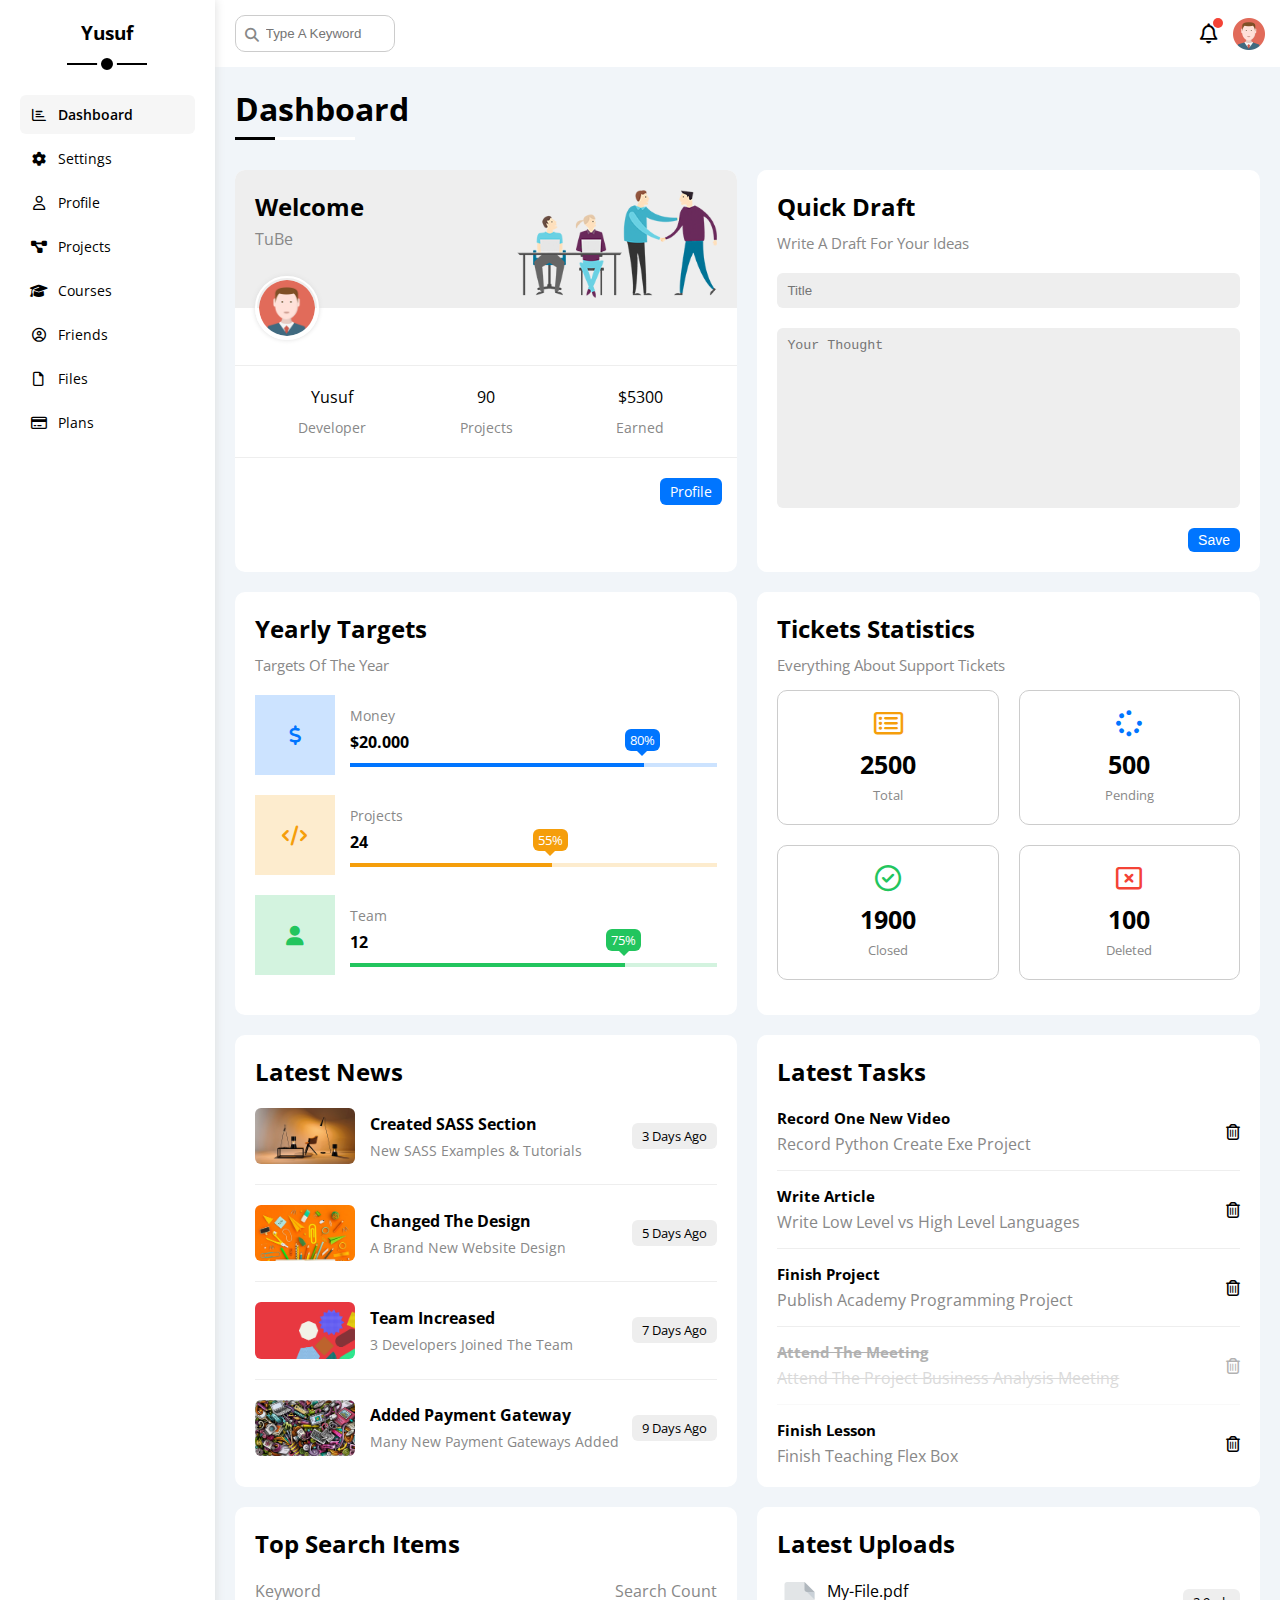
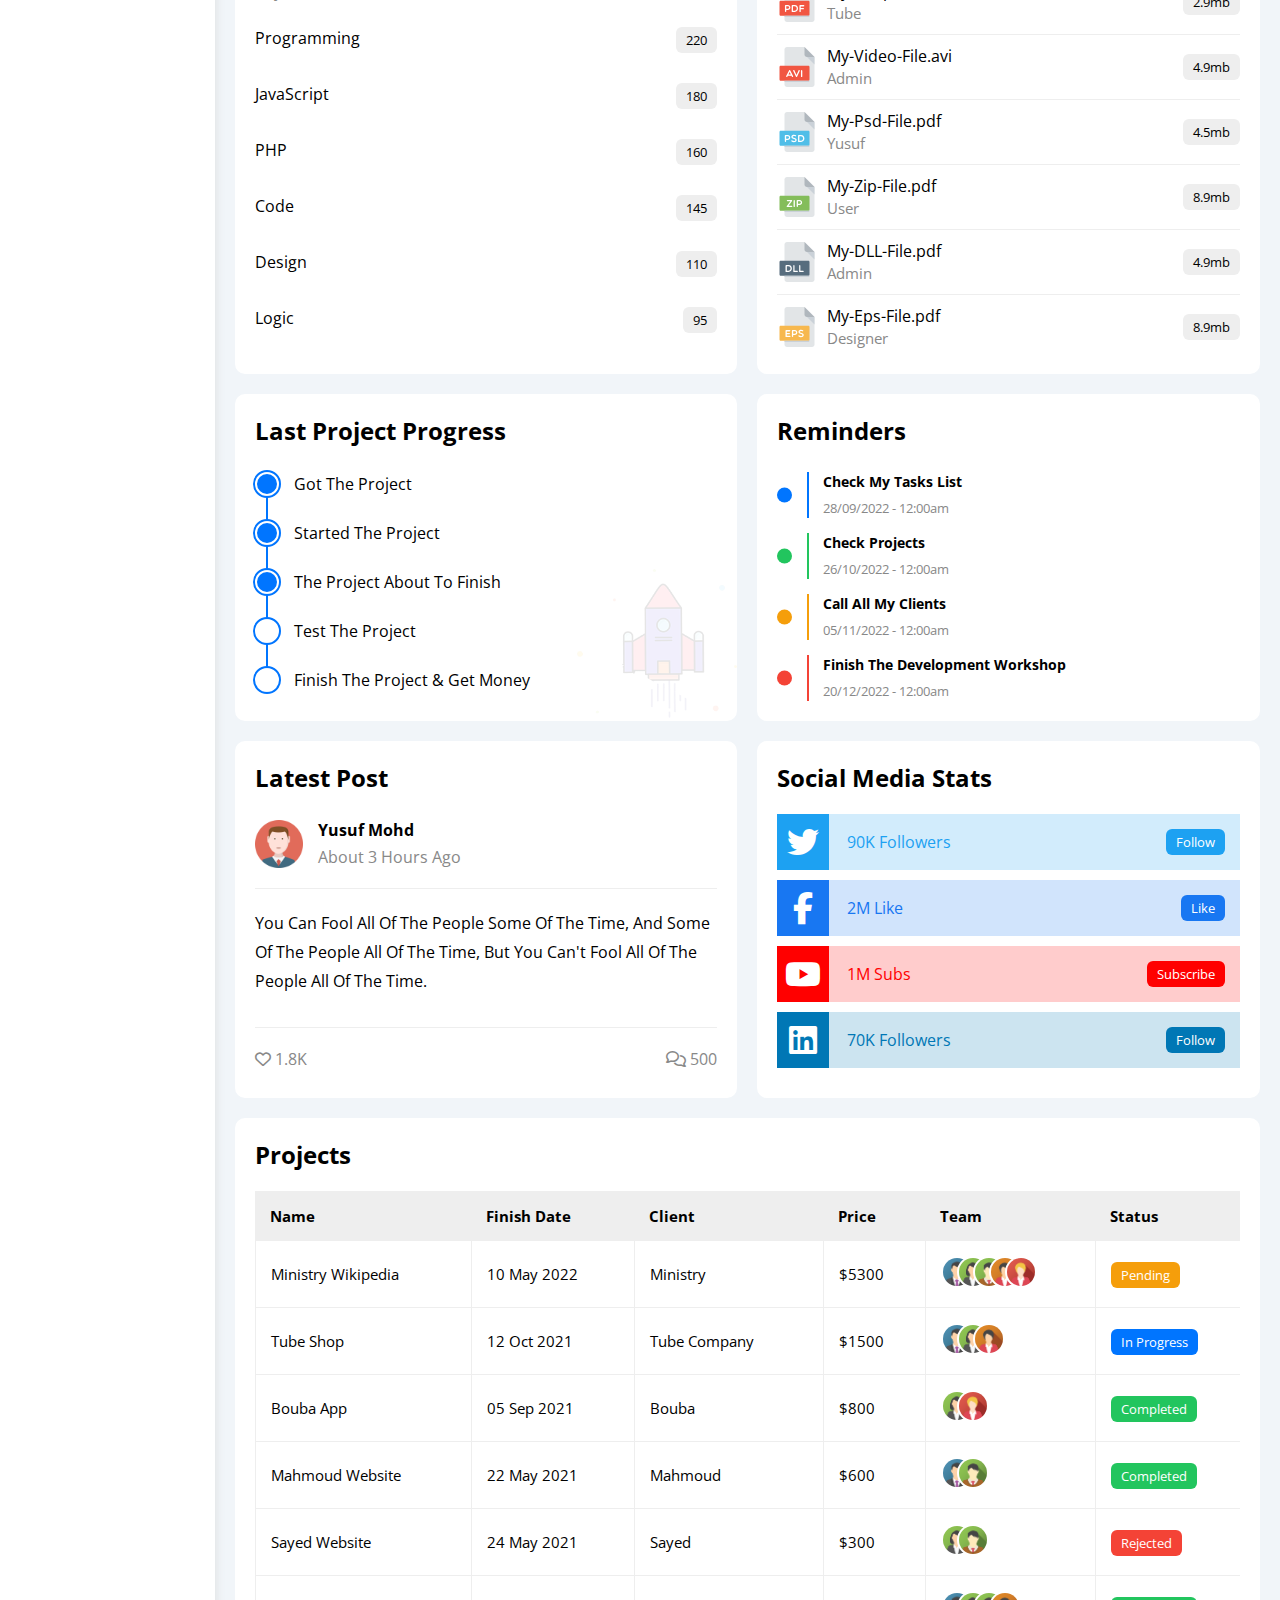
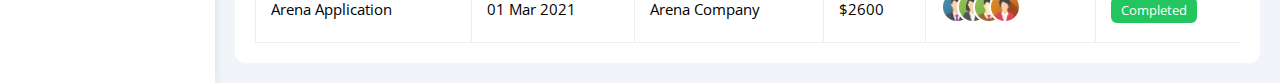
<file: index.html>
<!DOCTYPE html>
<html lang="en">
    <head>
        <meta charset="UTF-8">
        <meta name="viewport" content="width=device-width, initial-scale=1.0">
        <title>Dashboard</title>
        <link rel="stylesheet" href="css/all.min.css">
        <link rel="stylesheet" href="css/framework.css">
        <link rel="stylesheet" href="css/master.css">
        <link rel="preconnect" href="https://fonts.googleapis.com">
        <link rel="preconnect" href="https://fonts.gstatic.com" crossorigin>
        <link href="https://fonts.googleapis.com/css2?family=Cairo:wght@200..1000&family=Open+Sans:ital,wght@0,300..800;1,300..800&display=swap" rel="stylesheet">
    </head>
    <body>
        <div class="page d-flex">
            <div class="sidebar p-20 bg-white p-relative ">
                <h3 class="txt-c p-relative mt-0">Yusuf</h3>
                <ul>
                    <li>
                        <a class="active d-flex align-center fs-14 c-black rad-6 p-10" href="index.html">
                            <i class="fa-regular fa-chart-bar fa-fw"></i>
                            <span>Dashboard</span>
                        </a>
                    </li>
                    <li>
                        <a class="d-flex align-center fs-14 c-black rad-6 p-10" href="settings.html">
                            <i class="fa-solid fa-gear fa-fw"></i>
                            <span>Settings</span>
                        </a>
                    </li>
                    <li>
                        <a class="d-flex align-center fs-14 c-black rad-6 p-10" href="profile.html">
                            <i class="fa-regular fa-user fa-fw"></i>
                            <span>Profile</span>
                        </a>
                    </li>
                    <li>
                        <a class="d-flex align-center fs-14 c-black rad-6 p-10" href="projects.html">
                            <i class="fa-solid fa-diagram-project fa-fw"></i>
                            <span>Projects</span>
                        </a>
                    </li>
                    <li>
                        <a class="d-flex align-center fs-14 c-black rad-6 p-10" href="courses.html">
                            <i class="fa-solid fa-graduation-cap fa-fw"></i>
                            <span>Courses</span>
                        </a>
                    </li>
                    <li>
                        <a class="d-flex align-center fs-14 c-black rad-6 p-10" href="friends.html">
                            <i class="fa-regular fa-circle-user fa-fw"></i>
                            <span>Friends</span>
                        </a>
                    </li>
                    <li>
                        <a class="d-flex align-center fs-14 c-black rad-6 p-10" href="files.html">
                            <i class="fa-regular fa-file fa-fw"></i>
                            <span>Files</span>
                        </a>
                    </li>
                    <li>
                        <a class="d-flex align-center fs-14 c-black rad-6 p-10" href="plans.html">
                            <i class="fa-regular fa-credit-card fa-fw"></i>
                            <span>Plans</span>
                        </a>
                    </li>
                </ul>
            </div>
            <div class="content w-full">
                <!-- Start Head -->
                 <div class="head bg-white p-15 between-flex">
                    <div class="search p-relative">
                        <input class="p-10" type="search" placeholder="Type A Keyword">
                    </div>
                    <div class="icons d-flex align-center">
                        <span class="notification p-relative">
                            <i class="fa-regular fa-bell fa-lg"></i>
                        </span>
                        <img src="images/avatar.png" alt="">
                    </div>
                 </div>
                <!-- End Head -->
                 <h1 class="p-relative">Dashboard</h1>
                 <div class="wrapper d-grid gap-20">
                    <!-- Start Welcome Widget -->
                    <div class="welcome bg-white rad-10 txt-c-mobile block-mobile">
                        <div class="intro p-20 d-flex space-between bg-eee">
                            <div>
                                <h2 class="m-0">Welcome</h2>
                                <p class="c-grey mt-5">TuBe</p>
                            </div>
                            <img class="hide-mobile" src="images/welcome.png" alt="">
                        </div>
                        <img src="images/avatar.png" alt="" class="avatar">
                        <div class="body txt-c d-flex p-20 mt-20 mb-20 block-mobile">
                            <div>Yusuf<span class="d-block c-grey mt-10 fs-14">Developer</span></div>
                            <div>90<span class="d-block c-grey mt-10 fs-14">Projects</span></div>
                            <div>$5300<span class="d-block c-grey mt-10 fs-14">Earned</span></div>
                        </div>
                        <a href="#profile.html" class="visit d-block bg-blue w-fit c-white fs-14 btn-shape">Profile</a>
                    </div>
                    <!-- Start Welcome Widget -->
                    <!-- Start Quick Draft Widget -->
                    <div class="quick-draft p-20 bg-white rad-10">
                        <h2 class="m-0 mb-10">Quick Draft</h2>
                        <p class="mt-0 c-grey fs-15 mb-20">Write A Draft For Your Ideas</p>
                        <form action="">
                            <input class="d-block mb-20 p-10 w-full rad-6 bg-eee b-none" type="text" placeholder="Title">
                            <textarea class="d-block  mb-20 p-10 w-full rad-6 bg-eee b-none" placeholder="Your Thought"></textarea>
                            <input class="save d-block fs-14 bg-blue w-fit c-white btn-shape b-none " type="submit" value="Save">
                        </form>
                    </div>
                    <!-- End Quick Draft Widget -->
                    <!-- Start Targets Widget -->
                     <div class="target p-20 bg-white rad-10">
                        <h2 class="mt-0 mb-10">Yearly Targets</h2>
                        <p class="mt-0 c-grey fs-15 mb-20">Targets Of The Year</p>
                        <div class="target-row center-flex mb-20 blue">
                            <div class="icon center-flex">
                                <i class="fa-solid fa-dollar-sign fa-lg c-blue"></i>
                            </div>
                            <div class="details">
                                <span class="fs-14 c-grey">Money</span>
                                <span class="d-block mt-5 mb-10 fw-bold">$20.000</span>
                                <div class="progress p-relative">
                                    <span class="blue bg-blue" style="width: 80%">
                                        <span class="bg-blue c-white">80%</span>
                                    </span>
                                </div>
                            </div>
                        </div>
                        <div class="target-row mb-20 center-flex orange">
                            <div class="icon center-flex">
                              <i class="fa-solid fa-code fa-lg c-orange"></i>
                            </div>
                            <div class="details">
                              <span class="fs-14 c-grey">Projects</span>
                              <span class="d-block mt-5 mb-10 fw-bold">24</span>
                              <div class="progress p-relative">
                                <span class="bg-orange orange" style="width: 55%">
                                  <span class="bg-orange c-white">55%</span>
                                </span>
                              </div>
                            </div>
                        </div>
                        <div class="target-row mb-20 center-flex green">
                            <div class="icon center-flex">
                              <i class="fa-solid fa-user fa-lg c-green"></i>
                            </div>
                            <div class="details">
                              <span class="fs-14 c-grey">Team</span>
                              <span class="d-block mt-5 mb-10 fw-bold">12</span>
                              <div class="progress p-relative">
                                <span class="bg-green green" style="width: 75%">
                                  <span class="bg-green c-white">75%</span>
                                </span>
                              </div>
                            </div>
                        </div>
                     </div>
                    <!-- End Targets Widget -->
                    <!-- Start Tickets Widget -->
                     <div class="tickets bg-white p-20 rad-10">
                        <h2 class="mt-0 mb-10">Tickets Statistics</h2>
                        <p class="mt-0 fs-15 c-grey">Everything About Support Tickets</p>
                        <div class="d-flex txt-c gap-20 f-wrap">
                            <div class="box p-20 c-grey fs-13 rad-10">
                                <i class="fa-regular fa-rectangle-list fa-2x mb-10 c-orange"></i>
                                <span class="d-block fw-bold c-black fs-25 mb-5">2500</span>
                                Total
                            </div>
                            <div class="box p-20 c-grey fs-13 rad-10">
                                <i class="fa-solid fa-spinner fa-2x mb-10 c-blue"></i>
                                <span class="d-block fw-bold c-black fs-25 mb-5">500</span>
                                Pending
                            </div>
                            <div class="box p-20 c-grey fs-13 rad-10">
                                <i class="fa-regular fa-circle-check fa-2x mb-10 c-green"></i>
                                <span class="d-block fw-bold c-black fs-25 mb-5">1900</span>
                                Closed
                            </div>
                            <div class="box p-20 c-grey fs-13 rad-10">
                                <i class="fa-regular fa-rectangle-xmark fa-2x mb-10 c-red"></i>
                                <span class="d-block fw-bold c-black fs-25 mb-5">100</span>
                                Deleted
                            </div>
                        </div>
                     </div>
                    <!-- End Tickets Widget -->
                    <!-- Start Latest News Widget -->
                    <div class="latest-news bg-white p-20 rad-10 txt-c-mobile">
                        <h2 class="mt-0 mb-20">Latest News</h2>
                        <div class="news-row d-flex align-center">
                            <img class="rad-6" src="images/news-01.png" alt="">
                            <div class="info">
                                <h3>Created SASS Section</h3>
                                <p class="m-0 c-grey fs-14">New SASS Examples & Tutorials</p>
                            </div>
                            <div class="label btn-shape bg-eee fs-13">3 Days Ago</div>
                        </div>
                        <div class="news-row d-flex align-center">
                            <img class="rad-6" src="images/news-02.png" alt="">
                            <div class="info">
                                <h3>Changed The Design</h3>
                                <p class="m-0 c-grey fs-14">A Brand New Website Design</p>
                            </div>
                            <div class="label btn-shape bg-eee fs-13">5 Days Ago</div>
                        </div>
                        <div class="news-row d-flex align-center">
                            <img class="rad-6" src="images/news-03.png" alt="">
                            <div class="info">
                                <h3>Team Increased</h3>
                                <p class="m-0 c-grey fs-14">3 Developers Joined The Team</p>
                            </div>
                            <div class="label btn-shape bg-eee fs-13">7 Days Ago</div>
                        </div>
                        <div class="news-row d-flex align-center">
                            <img class="rad-6" src="images/news-04.png" alt="">
                            <div class="info">
                                <h3>Added Payment Gateway</h3>
                                <p class="m-0 c-grey fs-14">Many New Payment Gateways Added</p>
                            </div>
                            <div class="label btn-shape bg-eee fs-13">9 Days Ago</div>
                        </div>
                    </div>
                    <!-- End Latest News Widget -->
                    <!-- Start Tasks Widget -->
                     <div class="tasks bg-white p-20 rad-10">
                        <h2 class="mt-0 mb-20">Latest Tasks</h2>
                        <div class="task-row between-flex">
                            <div class="info">
                                <h3 class="fs-15 mt-0 mb-5">Record One New Video</h3>
                                <p class="m-0 c-grey">Record Python Create Exe Project</p>
                            </div>
                            <i class="fa-regular fa-trash-can delete"></i>
                        </div>
                        <div class="task-row between-flex">
                            <div class="info">
                                <h3 class="fs-15 mt-0 mb-5">Write Article</h3>
                                <p class="m-0 c-grey">Write Low Level vs High Level Languages</p>
                            </div>
                            <i class="fa-regular fa-trash-can delete"></i>
                        </div>
                        <div class="task-row between-flex">
                            <div class="info">
                                <h3 class="fs-15 mt-0 mb-5">Finish Project</h3>
                                <p class="m-0 c-grey">Publish Academy Programming Project</p>
                            </div>
                            <i class="fa-regular fa-trash-can delete"></i>
                        </div>
                        <div class="task-row between-flex done">
                            <div class="info">
                                <h3 class="fs-15 mt-0 mb-5">Attend The Meeting</h3>
                                <p class="m-0 c-grey">Attend The Project Business Analysis Meeting</p>
                            </div>
                            <i class="fa-regular fa-trash-can delete"></i>
                        </div>
                        <div class="task-row between-flex">
                            <div class="info">
                                <h3 class="fs-15 mt-0 mb-5">Finish Lesson</h3>
                                <p class="m-0 c-grey">Finish Teaching Flex Box</p>
                            </div>
                            <i class="fa-regular fa-trash-can delete"></i>
                        </div>
                     </div>
                    <!-- End Tasks Widget -->
                    <!-- Start Top Search Word Widget -->
                     <div class="search-items bg-white p-20 rad-10">
                        <h2 class="mt-0 mb-20">Top Search Items</h2>
                        <div class="items-head d-flex space-between mb-10 c-grey">
                            <div>Keyword</div>
                            <div>Search Count</div>
                        </div>
                        <div class="items d-flex space-between pt-15 pb-15">
                            <span>Programming</span>
                            <span class="btn-shape bg-eee fs-13">220</span>
                        </div>
                        <div class="items d-flex space-between pt-15 pb-15">
                            <span>JavaScript</span>
                            <span class="btn-shape bg-eee fs-13">180</span>
                        </div>
                        <div class="items d-flex space-between pt-15 pb-15">
                            <span>PHP</span>
                            <span class="btn-shape bg-eee fs-13">160</span>
                        </div>
                        <div class="items d-flex space-between pt-15 pb-15">
                            <span>Code</span>
                            <span class="btn-shape bg-eee fs-13">145</span>
                        </div>
                        <div class="items d-flex space-between pt-15 pb-15">
                            <span>Design</span>
                            <span class="btn-shape bg-eee fs-13">110</span>
                        </div>
                        <div class="items d-flex space-between pt-15 pb-15">
                            <span>Logic</span>
                            <span class="btn-shape bg-eee fs-13">95</span>
                        </div>
                     </div>
                    <!-- End Top Search Word Widget -->
                    <!-- Start Latest Uploads Widget -->
                     <div class="latest-uploads bg-white p-20 rad-10">
                        <h2 class="mt-0 mb-20">Latest Uploads</h2>
                        <ul class="m-0">
                            <li class="between-flex pb-10 mb-10">
                                <div class="d-flex align-center">
                                    <img class="mr-10" src="images/pdf.svg" alt="">
                                    <div>
                                        <span class="d-block">My-File.pdf</span>
                                        <span class="fs-15 c-grey">Tube</span>
                                    </div>
                                </div>
                                <div class="btn-shape bg-eee fs-13">2.9mb</div>
                            </li>
                            <li class="between-flex pb-10 mb-10">
                                <div class="d-flex align-center">
                                    <img class="mr-10" src="images/avi.svg" alt="">
                                    <div>
                                        <span class="d-block">My-Video-File.avi</span>
                                        <span class="fs-15 c-grey">Admin</span>
                                    </div>
                                </div>
                                <div class="btn-shape bg-eee fs-13">4.9mb</div>
                            </li>
                            <li class="between-flex pb-10 mb-10">
                                <div class="d-flex align-center">
                                    <img class="mr-10" src="images/psd.svg" alt="">
                                    <div>
                                        <span class="d-block">My-Psd-File.pdf</span>
                                        <span class="fs-15 c-grey">Yusuf</span>
                                    </div>
                                </div>
                                <div class="btn-shape bg-eee fs-13">4.5mb</div>
                            </li>
                            <li class="between-flex pb-10 mb-10">
                                <div class="d-flex align-center">
                                    <img class="mr-10" src="images/zip.svg" alt="">
                                    <div>
                                        <span class="d-block">My-Zip-File.pdf</span>
                                        <span class="fs-15 c-grey">User</span>
                                    </div>
                                </div>
                                <div class="btn-shape bg-eee fs-13">8.9mb</div>
                            </li>
                            <li class="between-flex pb-10 mb-10">
                                <div class="d-flex align-center">
                                    <img class="mr-10" src="images/dll.svg" alt="">
                                    <div>
                                        <span class="d-block">My-DLL-File.pdf</span>
                                        <span class="fs-15 c-grey">Admin</span>
                                    </div>
                                </div>
                                <div class="btn-shape bg-eee fs-13">4.9mb</div>
                            </li>
                            <li class="between-flex pb-10 mb-10">
                                <div class="d-flex align-center">
                                    <img class="mr-10" src="images/eps.svg" alt="">
                                    <div>
                                        <span class="d-block">My-Eps-File.pdf</span>
                                        <span class="fs-15 c-grey">Designer</span>
                                    </div>
                                </div>
                                <div class="btn-shape bg-eee fs-13">8.9mb</div>
                            </li>
                        </ul>
                     </div>
                    <!-- End Latest Uploads Widget -->
                    <!-- Start Last Project Progress Widget -->
                     <div class="last-project bg-white p-20 rad-10 p-relative">
                        <h2 class="mt-0 mb-20">Last Project Progress</h2>
                        <ul class="m-0 p-relative">
                            <li class="mt-25 d-flex align-center done">Got The Project</li>
                            <li class="mt-25 d-flex align-center done">Started The Project</li>
                            <li class="mt-25 d-flex align-center done">The Project About To Finish</li>
                            <li class="mt-25 d-flex align-center current">Test The Project</li>
                            <li class="mt-25 d-flex align-center">Finish The Project & Get Money</li>
                        </ul>
                        <img class="hide-mobile" src="images/project.png" alt="">
                     </div>
                    <!-- End Last Project Progress Widget -->
                    <!-- Start Reminders Widget -->
                     <div class="reminders bg-white p-20 rad-10 p-relative">
                        <h2 class="mt-0 mb-25">Reminders</h2>
                        <div class="reminders-rows mt-15 p-relative blue">
                            <div class="info p-relative">
                                <p class="fs-14 fw-bold mt-0 mb-5">Check My Tasks List</p>
                                <span class="fs-13 c-grey">28/09/2022 - 12:00am</span>
                            </div> 
                        </div>
                        <div class="reminders-rows mt-15 p-relative green">
                            <div class="info p-relative">
                                <p class="fs-14 fw-bold mt-0 mb-5">Check Projects</p>
                                <span class="fs-13 c-grey">26/10/2022 - 12:00am</span>
                            </div> 
                        </div>
                        <div class="reminders-rows mt-15 p-relative orange">
                            <div class="info p-relative">
                                <p class="fs-14 fw-bold mt-0 mb-5">Call All My Clients</p>
                                <span class="fs-13 c-grey">05/11/2022 - 12:00am</span>
                            </div> 
                        </div>
                        <div class="reminders-rows mt-15 p-relative red">
                            <div class="info p-relative">
                                <p class="fs-14 fw-bold mt-0 mb-5">Finish The Development Workshop</p>
                                <span class="fs-13 c-grey">20/12/2022 - 12:00am</span>
                            </div> 
                        </div>
                     </div>
                    <!-- End Reminders Widget -->
                    <!-- Start Latest Post -->
                     <div class="latest-post bg-white p-20 rad-10 p-relative">
                        <h2 class="mt-0 mb-25">Latest Post</h2>
                        <div class="top d-flex align-center">
                            <img class="avatar mr-15" src="images/avatar.png" alt="">
                            <div class="info">
                                <span class="d-block fw-bold mb-5">Yusuf Mohd</span>
                                <span class="c-grey">About 3 Hours Ago</span>
                            </div>
                        </div>
                        <div class="post-content txt-c-mobile mt-20 mb-20 pb-20 pt-20">
                            You can fool all of the people some of the time, and some of the people all of the time, but you can't
                            fool all of the people all of the time.
                        </div>
                        <div class="post-stats between-flex c-grey">
                            <div>
                                <i class="fa-regular fa-heart"></i>
                                <span>1.8K</span>
                            </div>
                            <div>
                                <i class="fa-regular fa-comments"></i>
                                <span>500</span>
                            </div>
                        </div>
                     </div>
                    <!-- End Latest Post -->
                    <!-- Start Social Media Stats Widget -->
                     <div class="social-media bg-white p-20 rad-10 p-relative">
                        <h2 class="mt-0 mb-20">Social Media Stats</h2>
                        <div class="box twitter p-15 mb-10 between-flex p-relative">
                            <i class="fa-brands fa-twitter fa-2x c-white h-full center-flex"></i>
                            <span>90K Followers</span>
                            <a class="fs-13 c-white btn-shape" href="#">Follow</a>
                        </div>
                        <div class="box facebook p-15 p-relative mb-10 between-flex">
                            <i class="fa-brands fa-facebook-f fa-2x c-white h-full center-flex"></i>
                            <span>2M Like</span>
                            <a class="fs-13 c-white btn-shape" href="#">Like</a>
                        </div>
                        <div class="box youtube p-15 p-relative mb-10 between-flex">
                            <i class="fa-brands fa-youtube fa-2x c-white h-full center-flex"></i>
                            <span>1M Subs</span>
                            <a class="fs-13 c-white btn-shape" href="#">Subscribe</a>
                        </div>
                        <div class="box linkedin p-15 p-relative mb-10 between-flex">
                            <i class="fa-brands fa-linkedin fa-2x c-white h-full center-flex"></i>
                            <span>70K Followers</span>
                            <a class="fs-13 c-white btn-shape" href="#">Follow</a>
                        </div>
                     </div>
                    <!-- End Social Media Stats Widget -->
                 </div>
                <!-- Start Projects Table -->
                <div class="projects bg-white p-20 rad-10 p-relative m-20">
                    <h2 class="mt-0 mb-20">Projects</h2>
                    <div class="responsive-table">
                        <table class="fs-15 w-full">
                            <thead>
                                <tr>
                                    <td>Name</td>
                                    <td>Finish Date</td>
                                    <td>Client</td>
                                    <td>Price</td>
                                    <td>Team</td>
                                    <td>Status</td>
                                </tr>
                            </thead>
                            <tbody>
                                <tr>
                                    <td>Ministry Wikipedia</td>
                                    <td>10 May 2022</td>
                                    <td>Ministry</td>
                                    <td>$5300</td>
                                    <td>
                                        <img src="images/team-01.png" alt="">
                                        <img src="images/team-02.png" alt="">
                                        <img src="images/team-03.png" alt="">
                                        <img src="images/team-04.png" alt="">
                                        <img src="images/team-05.png" alt="">
                                    </td>
                                    <td>
                                        <span class="label btn-shape bg-orange c-white fs-13">Pending</span>
                                    </td>
                                </tr>
                                <tr>
                                    <td>Tube Shop</td>
                                    <td>12 Oct 2021	</td>
                                    <td>Tube Company</td>
                                    <td>$1500</td>
                                    <td>
                                        <img src="images/team-01.png" alt="">
                                        <img src="images/team-02.png" alt="">
                                        <img src="images/team-04.png" alt="">
                                    </td>
                                    <td>
                                        <span class="label btn-shape bg-blue c-white fs-13">In Progress</span>
                                    </td>
                                </tr>
                                <tr>
                                    <td>Bouba App</td>
                                    <td>05 Sep 2021	</td>
                                    <td>Bouba</td>
                                    <td>$800</td>
                                    <td>
                                        <img src="images/team-02.png" alt="">
                                        <img src="images/team-05.png" alt="">
                                    </td>
                                    <td>
                                        <span class="label btn-shape bg-green c-white fs-13">Completed</span>
                                    </td>
                                </tr>
                                <tr>
                                    <td>Mahmoud Website</td>
                                    <td>22 May 2021</td>
                                    <td>Mahmoud</td>
                                    <td>$600</td>
                                    <td>
                                        <img src="images/team-01.png" alt="">
                                        <img src="images/team-03.png" alt="">
                                    </td>
                                    <td>
                                        <span class="label btn-shape bg-green c-white fs-13">Completed</span>
                                    </td>
                                </tr>
                                <tr>
                                    <td>Sayed Website</td>
                                    <td>24 May 2021</td>
                                    <td>Sayed</td>
                                    <td>$300</td>
                                    <td>
                                        <img src="images/team-02.png" alt="">
                                        <img src="images/team-03.png" alt="">
                                    </td>
                                    <td>
                                        <span class="label btn-shape bg-red c-white fs-13">Rejected</span>
                                    </td>
                                </tr>
                                <tr>
                                    <td>Arena Application</td>
                                    <td>01 Mar 2021	</td>
                                    <td>Arena Company</td>
                                    <td>$2600</td>
                                    <td>
                                        <img src="images/team-01.png" alt="">
                                        <img src="images/team-02.png" alt="">
                                        <img src="images/team-03.png" alt="">
                                        <img src="images/team-04.png" alt="">
                                    </td>
                                    <td>
                                        <span class="label btn-shape bg-green c-white fs-13">Completed</span>
                                    </td>
                                </tr>
                            </tbody>
                        </table>
                    </div>
                </div>
                <!-- End Projects Table -->
            </div>
        </div>
    </body>
</html>
</file>
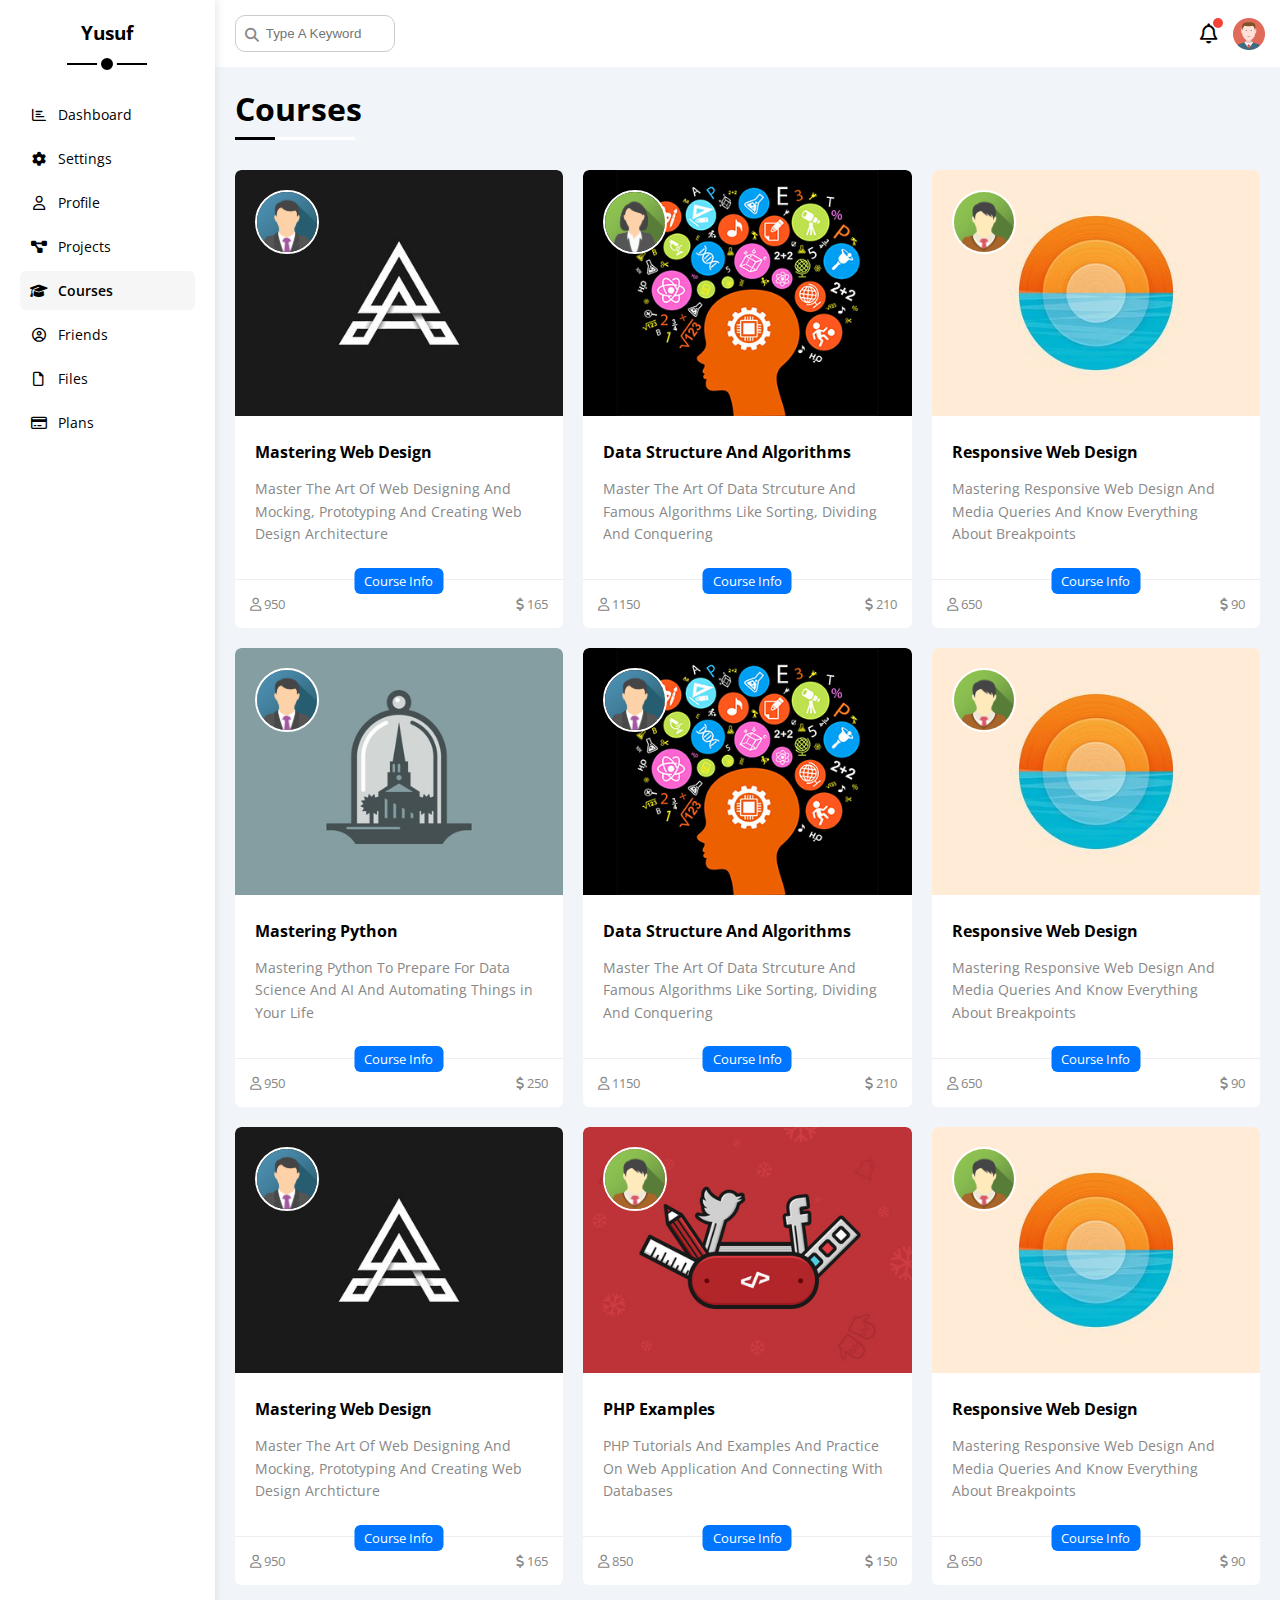
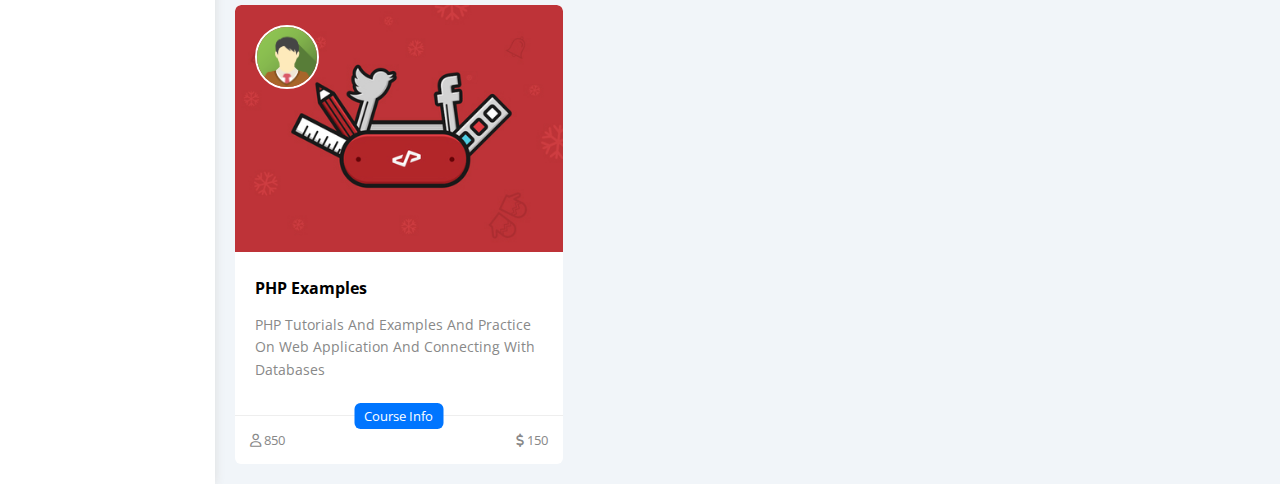
<file: courses.html>
<!DOCTYPE html>
<html lang="en">
    <head>
        <meta charset="UTF-8">
        <meta name="viewport" content="width=device-width, initial-scale=1.0">
        <title>Courses</title>
        <link rel="stylesheet" href="css/all.min.css">
        <link rel="stylesheet" href="css/framework.css">
        <link rel="stylesheet" href="css/master.css">
        <link rel="preconnect" href="https://fonts.googleapis.com">
        <link rel="preconnect" href="https://fonts.gstatic.com" crossorigin>
        <link href="https://fonts.googleapis.com/css2?family=Cairo:wght@200..1000&family=Open+Sans:ital,wght@0,300..800;1,300..800&display=swap" rel="stylesheet">
    </head>
    <body>
        <div class="page d-flex">
            <div class="sidebar p-20 bg-white p-relative ">
                <h3 class="txt-c p-relative mt-0">Yusuf</h3>
                <ul>
                    <li>
                        <a class="d-flex align-center fs-14 c-black rad-6 p-10" href="index.html">
                            <i class="fa-regular fa-chart-bar fa-fw"></i>
                            <span>Dashboard</span>
                        </a>
                    </li>
                    <li>
                        <a class="d-flex align-center fs-14 c-black rad-6 p-10" href="settings.html">
                            <i class="fa-solid fa-gear fa-fw"></i>
                            <span>Settings</span>
                        </a>
                    </li>
                    <li>
                        <a class="d-flex align-center fs-14 c-black rad-6 p-10" href="profile.html">
                            <i class="fa-regular fa-user fa-fw"></i>
                            <span>Profile</span>
                        </a>
                    </li>
                    <li>
                        <a class="d-flex align-center fs-14 c-black rad-6 p-10" href="projects.html">
                            <i class="fa-solid fa-diagram-project fa-fw"></i>
                            <span>Projects</span>
                        </a>
                    </li>
                    <li>
                        <a class="active d-flex align-center fs-14 c-black rad-6 p-10" href="courses.html">
                            <i class="fa-solid fa-graduation-cap fa-fw"></i>
                            <span>Courses</span>
                        </a>
                    </li>
                    <li>
                        <a class="d-flex align-center fs-14 c-black rad-6 p-10" href="friends.html">
                            <i class="fa-regular fa-circle-user fa-fw"></i>
                            <span>Friends</span>
                        </a>
                    </li>
                    <li>
                        <a class="d-flex align-center fs-14 c-black rad-6 p-10" href="files.html">
                            <i class="fa-regular fa-file fa-fw"></i>
                            <span>Files</span>
                        </a>
                    </li>
                    <li>
                        <a class="d-flex align-center fs-14 c-black rad-6 p-10" href="plans.html">
                            <i class="fa-regular fa-credit-card fa-fw"></i>
                            <span>Plans</span>
                        </a>
                    </li>
                </ul>
            </div>
            <div class="content w-full">
                <!-- Start Head -->
                <div class="head bg-white p-15 between-flex">
                    <div class="search p-relative">
                        <input class="p-10" type="search" placeholder="Type A Keyword">
                    </div>
                    <div class="icons d-flex align-center">
                        <span class="notification p-relative">
                            <i class="fa-regular fa-bell fa-lg"></i>
                        </span>
                        <img src="images/avatar.png" alt="">
                    </div>
                </div>
                <!-- End Head -->
                <h1 class="p-relative">Courses</h1>
                <!-- Start Courses Page -->
                 <div class="courses-page d-grid m-20 gap-20">
                    <div class="course bg-white rad-6 p-relative">
                        <img class="cover" src="images/course-01.jpg" alt="">
                        <img class="instructor" src="images/team-01.png" alt="">
                        <div class="p-20">
                            <h4 class="m-0">Mastering Web Design</h4>
                            <p class="description fs-14 c-grey mt-15">Master The Art Of Web Designing And Mocking, Prototyping And Creating Web Design Architecture</p>
                        </div>
                        <div class="info between-flex p-15 p-relative fs-13">
                            <span class="title btn-shape bg-blue c-white">Course Info</span>
                            <span class="c-grey">
                                <i class="fa-regular fa-user"></i>
                                950
                            </span>
                            <span class="c-grey">
                                <i class="fa-solid fa-dollar-sign"></i>
                                165
                            </span>
                        </div>
                    </div>
                    <div class="course bg-white rad-6 p-relative">
                        <img class="cover" src="images/course-02.jpg" alt="">
                        <img class="instructor" src="images/team-02.png" alt="">
                        <div class="p-20">
                            <h4 class="m-0">Data Structure And Algorithms</h4>
                            <p class="description fs-14 c-grey mt-15">Master The Art Of Data Strcuture And Famous Algorithms Like Sorting, Dividing And Conquering</p>
                        </div>
                        <div class="info between-flex p-15 p-relative fs-13">
                            <span class="title btn-shape bg-blue c-white">Course Info</span>
                            <span class="c-grey">
                                <i class="fa-regular fa-user"></i>
                                1150
                            </span>
                            <span class="c-grey">
                                <i class="fa-solid fa-dollar-sign"></i>
                                210
                            </span>
                        </div>
                    </div>
                    <div class="course bg-white rad-6 p-relative">
                        <img class="cover" src="images/course-03.jpg" alt="">
                        <img class="instructor" src="images/team-03.png" alt="">
                        <div class="p-20">
                            <h4 class="m-0">Responsive Web Design</h4>
                            <p class="description fs-14 c-grey mt-15">Mastering Responsive Web Design And Media Queries And Know Everything About Breakpoints</p>
                        </div>
                        <div class="info between-flex p-15 p-relative fs-13">
                            <span class="title btn-shape bg-blue c-white">Course Info</span>
                            <span class="c-grey">
                                <i class="fa-regular fa-user"></i>
                                650
                            </span>
                            <span class="c-grey">
                                <i class="fa-solid fa-dollar-sign"></i>
                                90
                            </span>
                        </div>
                    </div>
                    <div class="course bg-white rad-6 p-relative">
                        <img class="cover" src="images/course-04.jpg" alt="">
                        <img class="instructor" src="images/team-01.png" alt="">
                        <div class="p-20">
                            <h4 class="m-0">Mastering Python</h4>
                            <p class="description fs-14 c-grey mt-15">Mastering Python To Prepare For Data Science And AI And Automating Things in Your Life</p>
                        </div>
                        <div class="info between-flex p-15 p-relative fs-13">
                            <span class="title btn-shape bg-blue c-white">Course Info</span>
                            <span class="c-grey">
                                <i class="fa-regular fa-user"></i>
                                950
                            </span>
                            <span class="c-grey">
                                <i class="fa-solid fa-dollar-sign"></i>
                                250
                            </span>
                        </div>
                    </div>
                    <div class="course bg-white rad-6 p-relative">
                        <img class="cover" src="images/course-02.jpg" alt="">
                        <img class="instructor" src="images/team-01.png" alt="">
                        <div class="p-20">
                            <h4 class="m-0">Data Structure And Algorithms</h4>
                            <p class="description fs-14 c-grey mt-15">Master The Art Of Data Strcuture And Famous Algorithms Like Sorting, Dividing And Conquering</p>
                        </div>
                        <div class="info between-flex p-15 p-relative fs-13">
                            <span class="title btn-shape bg-blue c-white">Course Info</span>
                            <span class="c-grey">
                                <i class="fa-regular fa-user"></i>
                                1150
                            </span>
                            <span class="c-grey">
                                <i class="fa-solid fa-dollar-sign"></i>
                                210
                            </span>
                        </div>
                    </div>
                    <div class="course bg-white rad-6 p-relative">
                        <img class="cover" src="images/course-03.jpg" alt="">
                        <img class="instructor" src="images/team-03.png" alt="">
                        <div class="p-20">
                            <h4 class="m-0">Responsive Web Design</h4>
                            <p class="description fs-14 c-grey mt-15">Mastering Responsive Web Design And Media Queries And Know Everything About Breakpoints</p>
                        </div>
                        <div class="info between-flex p-15 p-relative fs-13">
                            <span class="title btn-shape bg-blue c-white">Course Info</span>
                            <span class="c-grey">
                                <i class="fa-regular fa-user"></i>
                                650
                            </span>
                            <span class="c-grey">
                                <i class="fa-solid fa-dollar-sign"></i>
                                90
                            </span>
                        </div>
                    </div>
                    <div class="course bg-white rad-6 p-relative">
                        <img class="cover" src="images/course-01.jpg" alt="">
                        <img class="instructor" src="images/team-01.png" alt="">
                        <div class="p-20">
                            <h4 class="m-0">Mastering Web Design</h4>
                            <p class="description fs-14 c-grey mt-15">Master The Art Of Web Designing And Mocking, Prototyping And Creating Web Design Archticture</p>
                        </div>
                        <div class="info between-flex p-15 p-relative fs-13">
                            <span class="title btn-shape bg-blue c-white">Course Info</span>
                            <span class="c-grey">
                                <i class="fa-regular fa-user"></i>
                                950
                            </span>
                            <span class="c-grey">
                                <i class="fa-solid fa-dollar-sign"></i>
                                165
                            </span>
                        </div>
                    </div>
                    <div class="course bg-white rad-6 p-relative">
                        <img class="cover" src="images/course-05.jpg" alt="">
                        <img class="instructor" src="images/team-03.png" alt="">
                        <div class="p-20">
                            <h4 class="m-0">PHP Examples</h4>
                            <p class="description fs-14 c-grey mt-15">PHP Tutorials And Examples And Practice On Web Application And Connecting With Databases</p>
                        </div>
                        <div class="info between-flex p-15 p-relative fs-13">
                            <span class="title btn-shape bg-blue c-white">Course Info</span>
                            <span class="c-grey">
                                <i class="fa-regular fa-user"></i>
                                850
                            </span>
                            <span class="c-grey">
                                <i class="fa-solid fa-dollar-sign"></i>
                                150
                            </span>
                        </div>
                    </div>
                    <div class="course bg-white rad-6 p-relative">
                        <img class="cover" src="images/course-03.jpg" alt="">
                        <img class="instructor" src="images/team-03.png" alt="">
                        <div class="p-20">
                            <h4 class="m-0">Responsive Web Design</h4>
                            <p class="description fs-14 c-grey mt-15">Mastering Responsive Web Design And Media Queries And Know Everything About Breakpoints</p>
                        </div>
                        <div class="info between-flex p-15 p-relative fs-13">
                            <span class="title btn-shape bg-blue c-white">Course Info</span>
                            <span class="c-grey">
                                <i class="fa-regular fa-user"></i>
                                650
                            </span>
                            <span class="c-grey">
                                <i class="fa-solid fa-dollar-sign"></i>
                                90
                            </span>
                        </div>
                    </div>
                    <div class="course bg-white rad-6 p-relative">
                        <img class="cover" src="images/course-05.jpg" alt="">
                        <img class="instructor" src="images/team-03.png" alt="">
                        <div class="p-20">
                            <h4 class="m-0">PHP Examples</h4>
                            <p class="description fs-14 c-grey mt-15">PHP Tutorials And Examples And Practice On Web Application And Connecting With Databases</p>
                        </div>
                        <div class="info between-flex p-15 p-relative fs-13">
                            <span class="title btn-shape bg-blue c-white">Course Info</span>
                            <span class="c-grey">
                                <i class="fa-regular fa-user"></i>
                                850
                            </span>
                            <span class="c-grey">
                                <i class="fa-solid fa-dollar-sign"></i>
                                150
                            </span>
                        </div>
                    </div>
                 </div>
                <!-- End Courses Page -->
            </div>
        </div>
    </body>
</html>
</file>
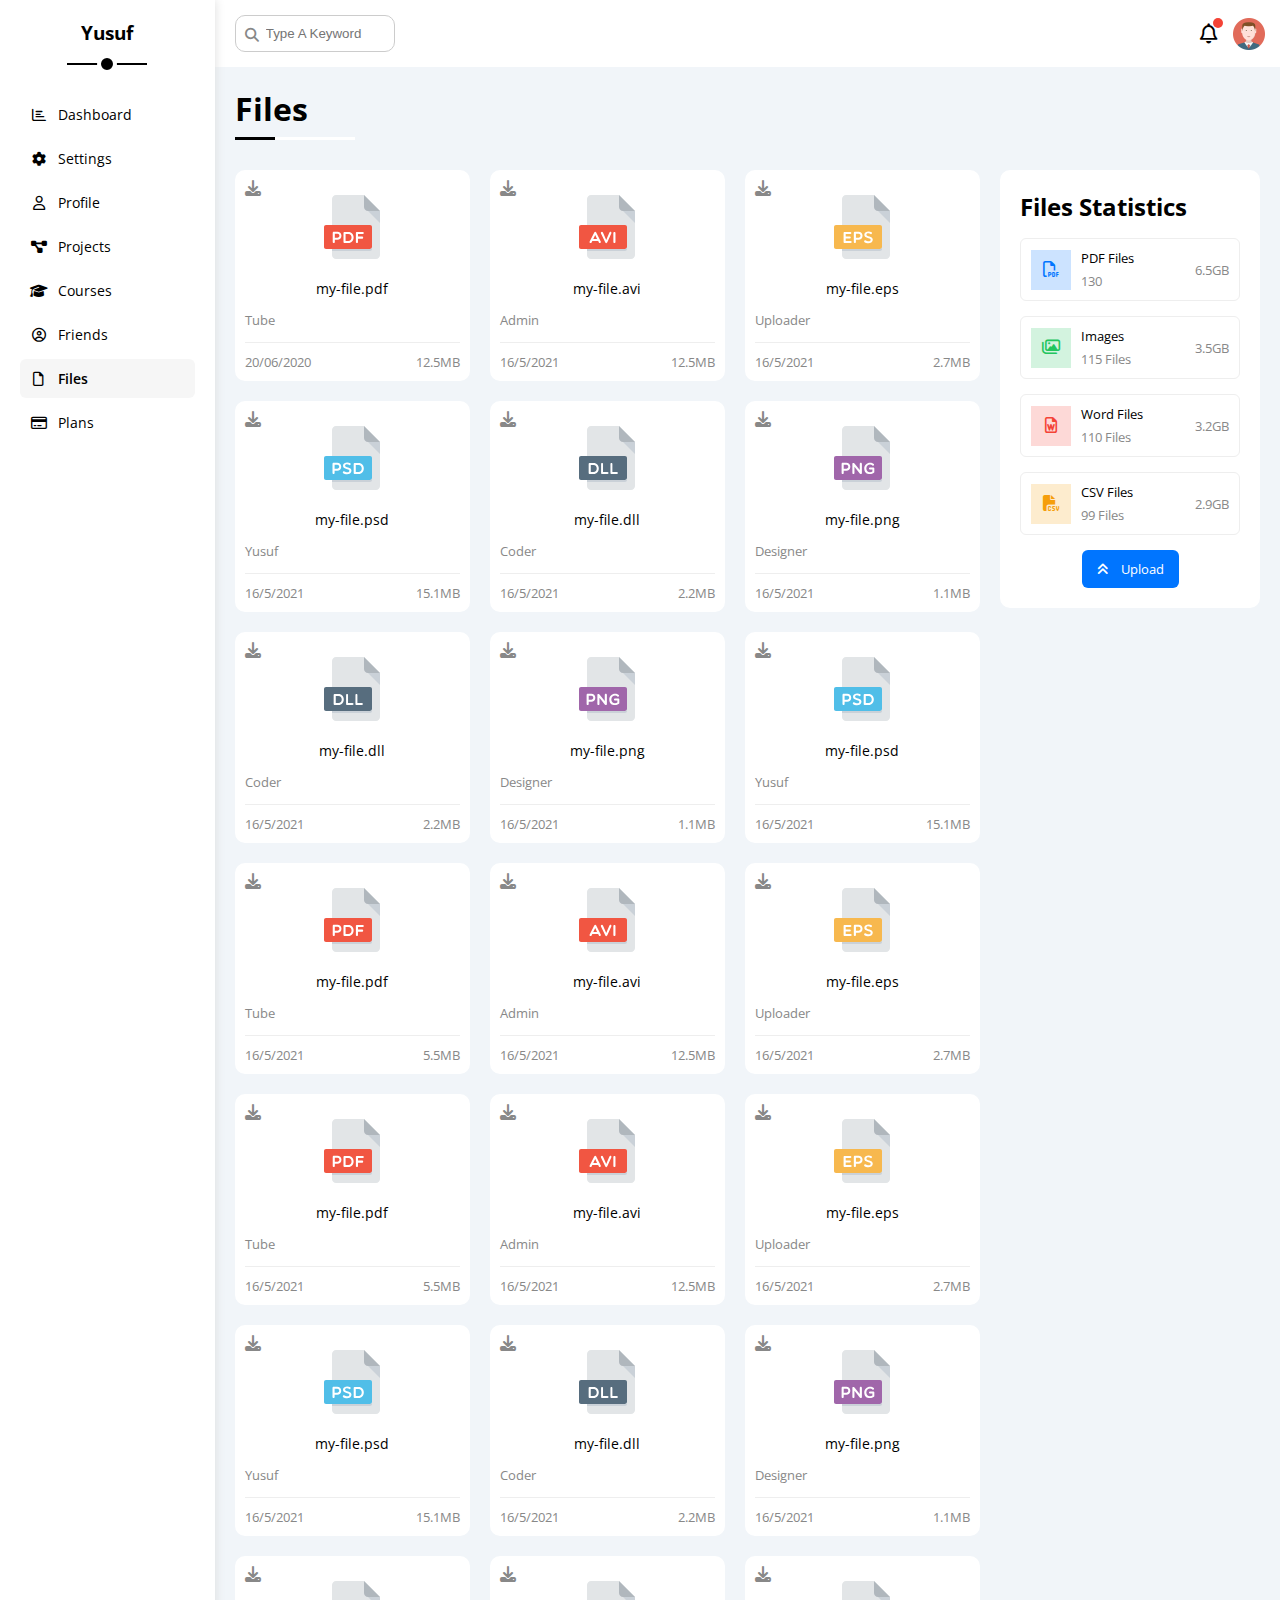
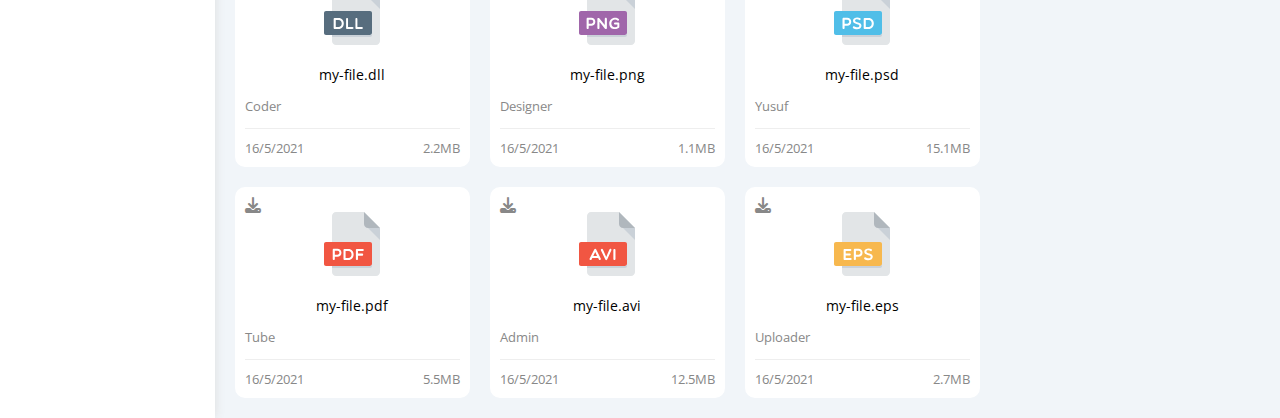
<file: files.html>
<!DOCTYPE html>
<html lang="en">
    <head>
        <meta charset="UTF-8">
        <meta name="viewport" content="width=device-width, initial-scale=1.0">
        <title>Files</title>
        <link rel="stylesheet" href="css/all.min.css">
        <link rel="stylesheet" href="css/framework.css">
        <link rel="stylesheet" href="css/master.css">
        <link rel="preconnect" href="https://fonts.googleapis.com">
        <link rel="preconnect" href="https://fonts.gstatic.com" crossorigin>
        <link href="https://fonts.googleapis.com/css2?family=Cairo:wght@200..1000&family=Open+Sans:ital,wght@0,300..800;1,300..800&display=swap" rel="stylesheet">
    </head>
    <body>
        <div class="page d-flex">
            <div class="sidebar p-20 bg-white p-relative ">
                <h3 class="txt-c p-relative mt-0">Yusuf</h3>
                <ul>
                    <li>
                        <a class="d-flex align-center fs-14 c-black rad-6 p-10" href="index.html">
                            <i class="fa-regular fa-chart-bar fa-fw"></i>
                            <span>Dashboard</span>
                        </a>
                    </li>
                    <li>
                        <a class="d-flex align-center fs-14 c-black rad-6 p-10" href="settings.html">
                            <i class="fa-solid fa-gear fa-fw"></i>
                            <span>Settings</span>
                        </a>
                    </li>
                    <li>
                        <a class="d-flex align-center fs-14 c-black rad-6 p-10" href="profile.html">
                            <i class="fa-regular fa-user fa-fw"></i>
                            <span>Profile</span>
                        </a>
                    </li>
                    <li>
                        <a class="d-flex align-center fs-14 c-black rad-6 p-10" href="projects.html">
                            <i class="fa-solid fa-diagram-project fa-fw"></i>
                            <span>Projects</span>
                        </a>
                    </li>
                    <li>
                        <a class="d-flex align-center fs-14 c-black rad-6 p-10" href="courses.html">
                        <i class="fa-solid fa-graduation-cap fa-fw"></i>
                        <span>Courses</span>
                    </a>
                </li>
                <li>
                    <a class="d-flex align-center fs-14 c-black rad-6 p-10" href="friends.html">
                            <i class="fa-regular fa-circle-user fa-fw"></i>
                            <span>Friends</span>
                        </a>
                    </li>
                    <li>
                        <a class="active d-flex align-center fs-14 c-black rad-6 p-10" href="files.html">
                            <i class="fa-regular fa-file fa-fw"></i>
                            <span>Files</span>
                        </a>
                    </li>
                    <li>
                        <a class="d-flex align-center fs-14 c-black rad-6 p-10" href="plans.html">
                            <i class="fa-regular fa-credit-card fa-fw"></i>
                            <span>Plans</span>
                        </a>
                    </li>
                </ul>
            </div>
            <div class="content w-full">
                <!-- Start Head -->
                <div class="head bg-white p-15 between-flex">
                    <div class="search p-relative">
                        <input class="p-10" type="search" placeholder="Type A Keyword">
                    </div>
                    <div class="icons d-flex align-center">
                        <span class="notification p-relative">
                            <i class="fa-regular fa-bell fa-lg"></i>
                        </span>
                        <img src="images/avatar.png" alt="">
                    </div>
                </div>
                <!-- End Head -->
                <h1 class="p-relative">Files</h1>
                <!-- Start Files Page -->
                <div class="files-page d-flex m-20 gap-20">
                    <div class="files-state p-20 bg-white rad-10">
                        <h2 class="m-0 mb-15 txt-c-mobile">Files Statistics</h2>
                        <div class="d-flex align-center p-10 border-eee rad-6 mb-15 fs-13">
                            <i class="fa-regular fa-file-pdf fa-lg blue center-flex c-blue icon"></i>
                            <div class="info">
                                <span>PDF Files</span>
                                <span class="d-block c-grey mt-5">130</span>
                            </div>
                            <div class="c-grey size">6.5GB</div>
                        </div>
                        <div class="d-flex align-center p-10 border-eee rad-6 mb-15 fs-13">
                            <i class="fa-regular fa-images fa-lg green center-flex c-green icon"></i>
                            <div class="info">
                                <span>Images</span>
                                <span class="d-block c-grey mt-5">115 Files</span>
                            </div>
                            <div class="c-grey size">3.5GB</div>
                        </div>
                        <div class="d-flex align-center p-10 border-eee rad-6 mb-15 fs-13">
                            <i class="fa-regular fa-file-word fa-lg red center-flex c-red icon"></i>
                            <div class="info">
                                <span>Word Files</span>
                                <span class="d-block c-grey mt-5">110 Files</span>
                            </div>
                            <div class="c-grey size">3.2GB</div>
                        </div>
                        <div class="d-flex align-center p-10 border-eee rad-6 mb-15 fs-13">
                            <i class="fa-solid fa-file-csv fa-lg orange center-flex c-orange icon"></i>
                            <div class="info">
                                <span>CSV Files</span>
                                <span class="d-block c-grey mt-5">99 Files</span>
                            </div>
                            <div class="c-grey size">2.9GB</div>
                        </div>
                        <a class="upload c-white fs-13 bg-blue rad-6 w-fit d-block" href="#">
                            <i class="fa-solid fa-angles-up mr-10"></i>
                            Upload
                        </a>
                    </div>
                    <div class="files-content d-grid gap-20">
                        <div class="file bg-white p-10 rad-10">
                            <i class="fa-solid fa-download c-grey p-absolute"></i>
                            <div class="icon txt-c">
                                <img class="mt-15 mb-15" src="images/pdf.svg" alt="">
                            </div>
                            <div class="txt-c mb-10 fs-14">my-file.pdf</div>
                            <p class="c-grey fs-13">Tube</p>
                            <div class="info between-flex mt-10 pt-10 c-grey fs-13">
                                <span>20/06/2020</span>
                                <span>12.5MB</span>
                            </div>
                        </div>
                        <div class="file bg-white p-10 rad-10">
                            <i class="fa-solid fa-download c-grey p-absolute"></i>
                            <div class="icon txt-c">
                              <img class="mt-15 mb-15" src="images/avi.svg" alt="" />
                            </div>
                            <div class="txt-c mb-10 fs-14">my-file.avi</div>
                            <p class="c-grey fs-13">Admin</p>
                            <div class="info between-flex mt-10 pt-10 fs-13 c-grey">
                              <span>16/5/2021</span>
                              <span>12.5MB</span>
                            </div>
                        </div>
                        <div class="file bg-white p-10 rad-10">
                            <i class="fa-solid fa-download c-grey p-absolute"></i>
                            <div class="icon txt-c">
                              <img class="mt-15 mb-15" src="images/eps.svg" alt="" />
                            </div>
                            <div class="txt-c mb-10 fs-14">my-file.eps</div>
                            <p class="c-grey fs-13">Uploader</p>
                            <div class="info between-flex mt-10 pt-10 fs-13 c-grey">
                              <span>16/5/2021</span>
                              <span>2.7MB</span>
                            </div>
                        </div>
                        <div class="file bg-white p-10 rad-10">
                            <i class="fa-solid fa-download c-grey p-absolute"></i>
                            <div class="icon txt-c">
                              <img class="mt-15 mb-15" src="images/psd.svg" alt="" />
                            </div>
                            <div class="txt-c mb-10 fs-14">my-file.psd</div>
                            <p class="c-grey fs-13">Yusuf</p>
                            <div class="info between-flex mt-10 pt-10 fs-13 c-grey">
                              <span>16/5/2021</span>
                              <span>15.1MB</span>
                            </div>
                        </div>
                        <div class="file bg-white p-10 rad-10">
                            <i class="fa-solid fa-download c-grey p-absolute"></i>
                            <div class="icon txt-c">
                              <img class="mt-15 mb-15" src="images/dll.svg" alt="" />
                            </div>
                            <div class="txt-c mb-10 fs-14">my-file.dll</div>
                            <p class="c-grey fs-13">Coder</p>
                            <div class="info between-flex mt-10 pt-10 fs-13 c-grey">
                              <span>16/5/2021</span>
                              <span>2.2MB</span>
                            </div>
                        </div>
                        <div class="file bg-white p-10 rad-10">
                            <i class="fa-solid fa-download c-grey p-absolute"></i>
                            <div class="icon txt-c">
                              <img class="mt-15 mb-15" src="images/png.svg" alt="" />
                            </div>
                            <div class="txt-c mb-10 fs-14">my-file.png</div>
                            <p class="c-grey fs-13">Designer</p>
                            <div class="info between-flex mt-10 pt-10 fs-13 c-grey">
                              <span>16/5/2021</span>
                              <span>1.1MB</span>
                            </div>
                        </div>
                        <div class="file bg-white p-10 rad-10">
                            <i class="fa-solid fa-download c-grey p-absolute"></i>
                            <div class="icon txt-c">
                              <img class="mt-15 mb-15" src="images/dll.svg" alt="" />
                            </div>
                            <div class="txt-c mb-10 fs-14">my-file.dll</div>
                            <p class="c-grey fs-13">Coder</p>
                            <div class="info between-flex mt-10 pt-10 fs-13 c-grey">
                              <span>16/5/2021</span>
                              <span>2.2MB</span>
                            </div>
                        </div>
                        <div class="file bg-white p-10 rad-10">
                            <i class="fa-solid fa-download c-grey p-absolute"></i>
                            <div class="icon txt-c">
                              <img class="mt-15 mb-15" src="images/png.svg" alt="" />
                            </div>
                            <div class="txt-c mb-10 fs-14">my-file.png</div>
                            <p class="c-grey fs-13">Designer</p>
                            <div class="info between-flex mt-10 pt-10 fs-13 c-grey">
                              <span>16/5/2021</span>
                              <span>1.1MB</span>
                            </div>
                        </div>
                        <div class="file bg-white p-10 rad-10">
                            <i class="fa-solid fa-download c-grey p-absolute"></i>
                            <div class="icon txt-c">
                              <img class="mt-15 mb-15" src="images/psd.svg" alt="" />
                            </div>
                            <div class="txt-c mb-10 fs-14">my-file.psd</div>
                            <p class="c-grey fs-13">Yusuf</p>
                            <div class="info between-flex mt-10 pt-10 fs-13 c-grey">
                              <span>16/5/2021</span>
                              <span>15.1MB</span>
                            </div>
                        </div>
                        <div class="file bg-white p-10 rad-10">
                            <i class="fa-solid fa-download c-grey p-absolute"></i>
                            <div class="icon txt-c">
                              <img class="mt-15 mb-15" src="images/pdf.svg" alt="" />
                            </div>
                            <div class="txt-c mb-10 fs-14">my-file.pdf</div>
                            <p class="c-grey fs-13">Tube</p>
                            <div class="info between-flex mt-10 pt-10 fs-13 c-grey">
                              <span>16/5/2021</span>
                              <span>5.5MB</span>
                            </div>
                        </div>
                        <div class="file bg-white p-10 rad-10">
                            <i class="fa-solid fa-download c-grey p-absolute"></i>
                            <div class="icon txt-c">
                              <img class="mt-15 mb-15" src="images/avi.svg" alt="" />
                            </div>
                            <div class="txt-c mb-10 fs-14">my-file.avi</div>
                            <p class="c-grey fs-13">Admin</p>
                            <div class="info between-flex mt-10 pt-10 fs-13 c-grey">
                              <span>16/5/2021</span>
                              <span>12.5MB</span>
                            </div>
                        </div>
                        <div class="file bg-white p-10 rad-10">
                            <i class="fa-solid fa-download c-grey p-absolute"></i>
                            <div class="icon txt-c">
                              <img class="mt-15 mb-15" src="images/eps.svg" alt="" />
                            </div>
                            <div class="txt-c mb-10 fs-14">my-file.eps</div>
                            <p class="c-grey fs-13">Uploader</p>
                            <div class="info between-flex mt-10 pt-10 fs-13 c-grey">
                              <span>16/5/2021</span>
                              <span>2.7MB</span>
                            </div>
                        </div>
                        <div class="file bg-white p-10 rad-10">
                            <i class="fa-solid fa-download c-grey p-absolute"></i>
                            <div class="icon txt-c">
                              <img class="mt-15 mb-15" src="images/pdf.svg" alt="" />
                            </div>
                            <div class="txt-c mb-10 fs-14">my-file.pdf</div>
                            <p class="c-grey fs-13">Tube</p>
                            <div class="info between-flex mt-10 pt-10 fs-13 c-grey">
                              <span>16/5/2021</span>
                              <span>5.5MB</span>
                            </div>
                        </div>
                        <div class="file bg-white p-10 rad-10">
                            <i class="fa-solid fa-download c-grey p-absolute"></i>
                            <div class="icon txt-c">
                              <img class="mt-15 mb-15" src="images/avi.svg" alt="" />
                            </div>
                            <div class="txt-c mb-10 fs-14">my-file.avi</div>
                            <p class="c-grey fs-13">Admin</p>
                            <div class="info between-flex mt-10 pt-10 fs-13 c-grey">
                              <span>16/5/2021</span>
                              <span>12.5MB</span>
                            </div>
                        </div>
                        <div class="file bg-white p-10 rad-10">
                            <i class="fa-solid fa-download c-grey p-absolute"></i>
                            <div class="icon txt-c">
                              <img class="mt-15 mb-15" src="images/eps.svg" alt="" />
                            </div>
                            <div class="txt-c mb-10 fs-14">my-file.eps</div>
                            <p class="c-grey fs-13">Uploader</p>
                            <div class="info between-flex mt-10 pt-10 fs-13 c-grey">
                              <span>16/5/2021</span>
                              <span>2.7MB</span>
                            </div>
                        </div>
                        <div class="file bg-white p-10 rad-10">
                            <i class="fa-solid fa-download c-grey p-absolute"></i>
                            <div class="icon txt-c">
                              <img class="mt-15 mb-15" src="images/psd.svg" alt="" />
                            </div>
                            <div class="txt-c mb-10 fs-14">my-file.psd</div>
                            <p class="c-grey fs-13">Yusuf</p>
                            <div class="info between-flex mt-10 pt-10 fs-13 c-grey">
                              <span>16/5/2021</span>
                              <span>15.1MB</span>
                            </div>
                        </div>
                        <div class="file bg-white p-10 rad-10">
                            <i class="fa-solid fa-download c-grey p-absolute"></i>
                            <div class="icon txt-c">
                              <img class="mt-15 mb-15" src="images/dll.svg" alt="" />
                            </div>
                            <div class="txt-c mb-10 fs-14">my-file.dll</div>
                            <p class="c-grey fs-13">Coder</p>
                            <div class="info between-flex mt-10 pt-10 fs-13 c-grey">
                              <span>16/5/2021</span>
                              <span>2.2MB</span>
                            </div>
                        </div>
                        <div class="file bg-white p-10 rad-10">
                            <i class="fa-solid fa-download c-grey p-absolute"></i>
                            <div class="icon txt-c">
                              <img class="mt-15 mb-15" src="images/png.svg" alt="" />
                            </div>
                            <div class="txt-c mb-10 fs-14">my-file.png</div>
                            <p class="c-grey fs-13">Designer</p>
                            <div class="info between-flex mt-10 pt-10 fs-13 c-grey">
                              <span>16/5/2021</span>
                              <span>1.1MB</span>
                            </div>
                        </div>
                        <div class="file bg-white p-10 rad-10">
                            <i class="fa-solid fa-download c-grey p-absolute"></i>
                            <div class="icon txt-c">
                              <img class="mt-15 mb-15" src="images/dll.svg" alt="" />
                            </div>
                            <div class="txt-c mb-10 fs-14">my-file.dll</div>
                            <p class="c-grey fs-13">Coder</p>
                            <div class="info between-flex mt-10 pt-10 fs-13 c-grey">
                              <span>16/5/2021</span>
                              <span>2.2MB</span>
                            </div>
                        </div>
                        <div class="file bg-white p-10 rad-10">
                            <i class="fa-solid fa-download c-grey p-absolute"></i>
                            <div class="icon txt-c">
                              <img class="mt-15 mb-15" src="images/png.svg" alt="" />
                            </div>
                            <div class="txt-c mb-10 fs-14">my-file.png</div>
                            <p class="c-grey fs-13">Designer</p>
                            <div class="info between-flex mt-10 pt-10 fs-13 c-grey">
                              <span>16/5/2021</span>
                              <span>1.1MB</span>
                            </div>
                        </div>
                        <div class="file bg-white p-10 rad-10">
                            <i class="fa-solid fa-download c-grey p-absolute"></i>
                            <div class="icon txt-c">
                              <img class="mt-15 mb-15" src="images/psd.svg" alt="" />
                            </div>
                            <div class="txt-c mb-10 fs-14">my-file.psd</div>
                            <p class="c-grey fs-13">Yusuf</p>
                            <div class="info between-flex mt-10 pt-10 fs-13 c-grey">
                              <span>16/5/2021</span>
                              <span>15.1MB</span>
                            </div>
                        </div>
                        <div class="file bg-white p-10 rad-10">
                            <i class="fa-solid fa-download c-grey p-absolute"></i>
                            <div class="icon txt-c">
                              <img class="mt-15 mb-15" src="images/pdf.svg" alt="" />
                            </div>
                            <div class="txt-c mb-10 fs-14">my-file.pdf</div>
                            <p class="c-grey fs-13">Tube</p>
                            <div class="info between-flex mt-10 pt-10 fs-13 c-grey">
                              <span>16/5/2021</span>
                              <span>5.5MB</span>
                            </div>
                        </div>
                        <div class="file bg-white p-10 rad-10">
                            <i class="fa-solid fa-download c-grey p-absolute"></i>
                            <div class="icon txt-c">
                              <img class="mt-15 mb-15" src="images/avi.svg" alt="" />
                            </div>
                            <div class="txt-c mb-10 fs-14">my-file.avi</div>
                            <p class="c-grey fs-13">Admin</p>
                            <div class="info between-flex mt-10 pt-10 fs-13 c-grey">
                              <span>16/5/2021</span>
                              <span>12.5MB</span>
                            </div>
                        </div>
                        <div class="file bg-white p-10 rad-10">
                            <i class="fa-solid fa-download c-grey p-absolute"></i>
                            <div class="icon txt-c">
                              <img class="mt-15 mb-15" src="images/eps.svg" alt="" />
                            </div>
                            <div class="txt-c mb-10 fs-14">my-file.eps</div>
                            <p class="c-grey fs-13">Uploader</p>
                            <div class="info between-flex mt-10 pt-10 fs-13 c-grey">
                              <span>16/5/2021</span>
                              <span>2.7MB</span>
                            </div>
                        </div>
                    </div>
                </div>
                <!-- End Files Page -->
            </div>
        </div>
    </body>
</html>
</file>
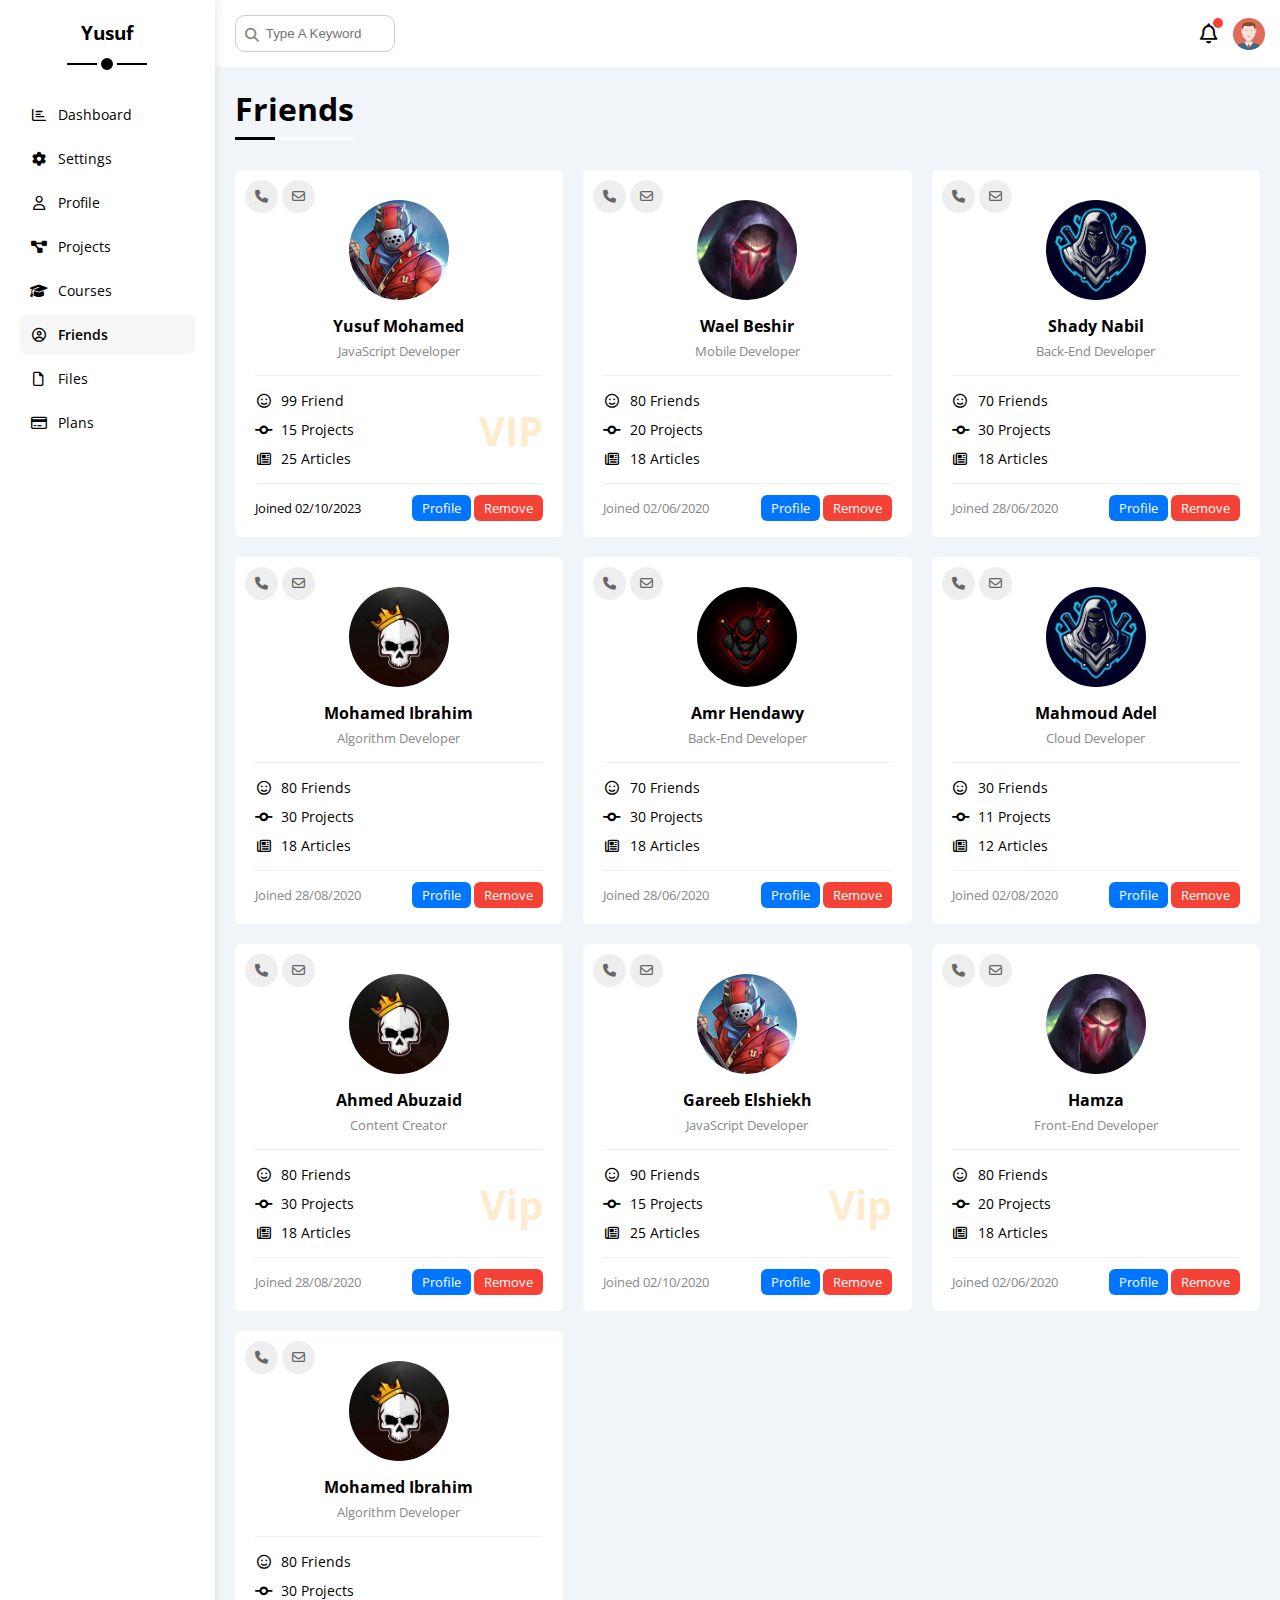
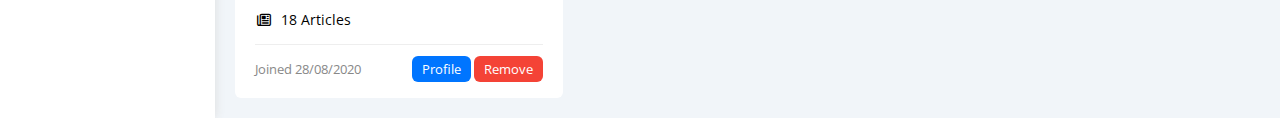
<file: friends.html>
<!DOCTYPE html>
<html lang="en">
    <head>
        <meta charset="UTF-8">
        <meta name="viewport" content="width=device-width, initial-scale=1.0">
        <title>Friends</title>
        <link rel="stylesheet" href="css/all.min.css">
        <link rel="stylesheet" href="css/framework.css">
        <link rel="stylesheet" href="css/master.css">
        <link rel="preconnect" href="https://fonts.googleapis.com">
        <link rel="preconnect" href="https://fonts.gstatic.com" crossorigin>
        <link href="https://fonts.googleapis.com/css2?family=Cairo:wght@200..1000&family=Open+Sans:ital,wght@0,300..800;1,300..800&display=swap" rel="stylesheet">
    </head>
    <body>
        <div class="page d-flex">
            <div class="sidebar p-20 bg-white p-relative ">
                <h3 class="txt-c p-relative mt-0">Yusuf</h3>
                <ul>
                    <li>
                        <a class="d-flex align-center fs-14 c-black rad-6 p-10" href="index.html">
                            <i class="fa-regular fa-chart-bar fa-fw"></i>
                            <span>Dashboard</span>
                        </a>
                    </li>
                    <li>
                        <a class="d-flex align-center fs-14 c-black rad-6 p-10" href="settings.html">
                            <i class="fa-solid fa-gear fa-fw"></i>
                            <span>Settings</span>
                        </a>
                    </li>
                    <li>
                        <a class="d-flex align-center fs-14 c-black rad-6 p-10" href="profile.html">
                            <i class="fa-regular fa-user fa-fw"></i>
                            <span>Profile</span>
                        </a>
                    </li>
                    <li>
                        <a class="d-flex align-center fs-14 c-black rad-6 p-10" href="projects.html">
                            <i class="fa-solid fa-diagram-project fa-fw"></i>
                            <span>Projects</span>
                        </a>
                    </li>
                    <li>
                        <a class="d-flex align-center fs-14 c-black rad-6 p-10" href="courses.html">
                        <i class="fa-solid fa-graduation-cap fa-fw"></i>
                        <span>Courses</span>
                    </a>
                </li>
                <li>
                    <a class=" active d-flex align-center fs-14 c-black rad-6 p-10" href="friends.html">
                            <i class="fa-regular fa-circle-user fa-fw"></i>
                            <span>Friends</span>
                        </a>
                    </li>
                    <li>
                        <a class="d-flex align-center fs-14 c-black rad-6 p-10" href="files.html">
                            <i class="fa-regular fa-file fa-fw"></i>
                            <span>Files</span>
                        </a>
                    </li>
                    <li>
                        <a class="d-flex align-center fs-14 c-black rad-6 p-10" href="plans.html">
                            <i class="fa-regular fa-credit-card fa-fw"></i>
                            <span>Plans</span>
                        </a>
                    </li>
                </ul>
            </div>
            <div class="content w-full">
                <!-- Start Head -->
                <div class="head bg-white p-15 between-flex">
                    <div class="search p-relative">
                        <input class="p-10" type="search" placeholder="Type A Keyword">
                    </div>
                    <div class="icons d-flex align-center">
                        <span class="notification p-relative">
                            <i class="fa-regular fa-bell fa-lg"></i>
                        </span>
                        <img src="images/avatar.png" alt="">
                    </div>
                </div>
                <!-- End Head -->
                <h1 class="p-relative">Friends</h1>
                <div class="friends-page m-20 gap-20 d-grid">
                    <div class="friend p-relative bg-white rad-6 p-20">
                        <div class="contact">
                            <i class="fa-solid fa-phone"></i>
                            <i class="fa-regular fa-envelope"></i>              
                        </div>
                        <div class="txt-c">
                            <img class="rad-half w-100 h-100 mt-10 mb-10" src="images/friend-01.jpg" alt="">
                            <h4 class="m-0">Yusuf Mohamed</h4>
                            <p class="c-grey fs-13 mt-5 mb-0">JavaScript Developer</p>
                        </div>
                        <div class="icons fs-14 p-relative">
                            <div class="mb-10">
                                <i class="fa-regular fa-face-smile fa-fw"></i>
                                <span>99 Friend</span>
                            </div>
                            <div class="mb-10">
                                <i class="fa-solid fa-code-commit fa-fw"></i>
                                <span>15 Projects</span>
                            </div>
                            <div>
                                <i class="fa-regular fa-newspaper fa-fw"></i>
                                <span>25 Articles</span>
                            </div>
                            <span class="vip c-orange fw-bold">VIP</span>
                        </div>
                        <div class=" between-flex fs-13">
                            <span>Joined 02/10/2023</span>
                            <div>
                                <a class="btn-shape bg-blue c-white" href="profile.html">Profile</a>
                                <a class="btn-shape bg-red c-white" href="#">Remove</a>
                            </div>
                        </div>
                    </div>
                    <div class="friend bg-white rad-6 p-20 p-relative">
                        <div class="contact">
                          <i class="fa-solid fa-phone"></i>
                          <i class="fa-regular fa-envelope"></i>
                        </div>
                        <div class="txt-c">
                          <img class="rad-half mt-10 mb-10 w-100 h-100" src="images/friend-03.jpg" alt="" />
                          <h4 class="m-0">Wael Beshir</h4>
                          <p class="c-grey fs-13 mt-5 mb-0">Mobile Developer</p>
                        </div>
                        <div class="icons fs-14 p-relative">
                          <div class="mb-10">
                            <i class="fa-regular fa-face-smile fa-fw"></i>
                            <span>80 Friends</span>
                          </div>
                          <div class="mb-10">
                            <i class="fa-solid fa-code-commit fa-fw"></i>
                            <span>20 Projects</span>
                          </div>
                          <div>
                            <i class="fa-regular fa-newspaper fa-fw"></i>
                            <span>18 Articles</span>
                          </div>
                        </div>
                        <div class="info between-flex fs-13">
                          <span class="c-grey">Joined 02/06/2020</span>
                          <div>
                            <a class="bg-blue c-white btn-shape" href="profile.html">Profile</a>
                            <a class="bg-red c-white btn-shape" href="">Remove</a>
                          </div>
                        </div>
                      </div>
                    <div class="friend bg-white rad-6 p-20 p-relative">
                        <div class="contact">
                          <i class="fa-solid fa-phone"></i>
                          <i class="fa-regular fa-envelope"></i>
                        </div>
                        <div class="txt-c">
                          <img class="rad-half mt-10 mb-10 w-100 h-100" src="images/friend-02.jpg" alt="" />
                          <h4 class="m-0">Shady Nabil</h4>
                          <p class="c-grey fs-13 mt-5 mb-0">Back-End Developer</p>
                        </div>
                        <div class="icons fs-14 p-relative">
                          <div class="mb-10">
                            <i class="fa-regular fa-face-smile fa-fw"></i>
                            <span>70 Friends</span>
                          </div>
                          <div class="mb-10">
                            <i class="fa-solid fa-code-commit fa-fw"></i>
                            <span>30 Projects</span>
                          </div>
                          <div>
                            <i class="fa-regular fa-newspaper fa-fw"></i>
                            <span>18 Articles</span>
                          </div>
                        </div>
                        <div class="info between-flex fs-13">
                          <span class="c-grey">Joined 28/06/2020</span>
                          <div>
                            <a class="bg-blue c-white btn-shape" href="profile.html">Profile</a>
                            <a class="bg-red c-white btn-shape" href="">Remove</a>
                          </div>
                        </div>
                      </div>
                    <div class="friend bg-white rad-6 p-20 p-relative">
                        <div class="contact">
                          <i class="fa-solid fa-phone"></i>
                          <i class="fa-regular fa-envelope"></i>
                        </div>
                        <div class="txt-c">
                          <img class="rad-half mt-10 mb-10 w-100 h-100" src="images/friend-05.jpg" alt="" />
                          <h4 class="m-0">Mohamed Ibrahim</h4>
                          <p class="c-grey fs-13 mt-5 mb-0">Algorithm Developer</p>
                        </div>
                        <div class="icons fs-14 p-relative">
                          <div class="mb-10">
                            <i class="fa-regular fa-face-smile fa-fw"></i>
                            <span>80 Friends</span>
                          </div>
                          <div class="mb-10">
                            <i class="fa-solid fa-code-commit fa-fw"></i>
                            <span>30 Projects</span>
                          </div>
                          <div>
                            <i class="fa-regular fa-newspaper fa-fw"></i>
                            <span>18 Articles</span>
                          </div>
                        </div>
                        <div class="info between-flex fs-13">
                          <span class="c-grey">Joined 28/08/2020</span>
                          <div>
                            <a class="bg-blue c-white btn-shape" href="profile.html">Profile</a>
                            <a class="bg-red c-white btn-shape" href="">Remove</a>
                          </div>
                        </div>
                      </div>
                    <div class="friend bg-white rad-6 p-20 p-relative">
                        <div class="contact">
                          <i class="fa-solid fa-phone"></i>
                          <i class="fa-regular fa-envelope"></i>
                        </div>
                        <div class="txt-c">
                          <img class="rad-half mt-10 mb-10 w-100 h-100" src="images/friend-04.jpg" alt="" />
                          <h4 class="m-0">Amr Hendawy</h4>
                          <p class="c-grey fs-13 mt-5 mb-0">Back-End Developer</p>
                        </div>
                        <div class="icons fs-14 p-relative">
                          <div class="mb-10">
                            <i class="fa-regular fa-face-smile fa-fw"></i>
                            <span>70 Friends</span>
                          </div>
                          <div class="mb-10">
                            <i class="fa-solid fa-code-commit fa-fw"></i>
                            <span>30 Projects</span>
                          </div>
                          <div>
                            <i class="fa-regular fa-newspaper fa-fw"></i>
                            <span>18 Articles</span>
                          </div>
                        </div>
                        <div class="info between-flex fs-13">
                          <span class="c-grey">Joined 28/06/2020</span>
                          <div>
                            <a class="bg-blue c-white btn-shape" href="profile.html">Profile</a>
                            <a class="bg-red c-white btn-shape" href="">Remove</a>
                          </div>
                        </div>
                      </div>
                    <div class="friend bg-white rad-6 p-20 p-relative">
                        <div class="contact">
                          <i class="fa-solid fa-phone"></i>
                          <i class="fa-regular fa-envelope"></i>
                        </div>
                        <div class="txt-c">
                          <img class="rad-half mt-10 mb-10 w-100 h-100" src="images/friend-02.jpg" alt="" />
                          <h4 class="m-0">Mahmoud Adel</h4>
                          <p class="c-grey fs-13 mt-5 mb-0">Cloud Developer</p>
                        </div>
                        <div class="icons fs-14 p-relative">
                          <div class="mb-10">
                            <i class="fa-regular fa-face-smile fa-fw"></i>
                            <span>30 Friends</span>
                          </div>
                          <div class="mb-10">
                            <i class="fa-solid fa-code-commit fa-fw"></i>
                            <span>11 Projects</span>
                          </div>
                          <div>
                            <i class="fa-regular fa-newspaper fa-fw"></i>
                            <span>12 Articles</span>
                          </div>
                        </div>
                        <div class="info between-flex fs-13">
                          <span class="c-grey">Joined 02/08/2020</span>
                          <div>
                            <a class="bg-blue c-white btn-shape" href="profile.html">Profile</a>
                            <a class="bg-red c-white btn-shape" href="">Remove</a>
                          </div>
                        </div>
                      </div>
                    <div class="friend bg-white rad-6 p-20 p-relative">
                        <div class="contact">
                          <i class="fa-solid fa-phone"></i>
                          <i class="fa-regular fa-envelope"></i>
                        </div>
                        <div class="txt-c">
                          <img class="rad-half mt-10 mb-10 w-100 h-100" src="images/friend-05.jpg" alt="" />
                          <h4 class="m-0">Ahmed Abuzaid</h4>
                          <p class="c-grey fs-13 mt-5 mb-0">Content Creator</p>
                        </div>
                        <div class="icons fs-14 p-relative">
                          <div class="mb-10">
                            <i class="fa-regular fa-face-smile fa-fw"></i>
                            <span>80 Friends</span>
                          </div>
                          <div class="mb-10">
                            <i class="fa-solid fa-code-commit fa-fw"></i>
                            <span>30 Projects</span>
                          </div>
                          <div>
                            <i class="fa-regular fa-newspaper fa-fw"></i>
                            <span>18 Articles</span>
                          </div>
                          <span class="vip fw-bold c-orange">Vip</span>
                        </div>
                        <div class="info between-flex fs-13">
                          <span class="c-grey">Joined 28/08/2020</span>
                          <div>
                            <a class="bg-blue c-white btn-shape" href="profile.html">Profile</a>
                            <a class="bg-red c-white btn-shape" href="">Remove</a>
                          </div>
                        </div>
                      </div>
                    <div class="friend bg-white rad-6 p-20 p-relative">
                        <div class="contact">
                          <i class="fa-solid fa-phone"></i>
                          <i class="fa-regular fa-envelope"></i>
                        </div>
                        <div class="txt-c">
                          <img class="rad-half mt-10 mb-10 w-100 h-100" src="images/friend-01.jpg" alt="" />
                          <h4 class="m-0">Gareeb Elshiekh</h4>
                          <p class="c-grey fs-13 mt-5 mb-0">JavaScript Developer</p>
                        </div>
                        <div class="icons fs-14 p-relative">
                          <div class="mb-10">
                            <i class="fa-regular fa-face-smile fa-fw"></i>
                            <span>90 Friends</span>
                          </div>
                          <div class="mb-10">
                            <i class="fa-solid fa-code-commit fa-fw"></i>
                            <span>15 Projects</span>
                          </div>
                          <div>
                            <i class="fa-regular fa-newspaper fa-fw"></i>
                            <span>25 Articles</span>
                          </div>
                          <span class="vip fw-bold c-orange">Vip</span>
                        </div>
                        <div class="info between-flex fs-13">
                          <span class="c-grey">Joined 02/10/2020</span>
                          <div>
                            <a class="bg-blue c-white btn-shape" href="profile.html">Profile</a>
                            <a class="bg-red c-white btn-shape" href="">Remove</a>
                          </div>
                        </div>
                      </div>
                    <div class="friend bg-white rad-6 p-20 p-relative">
                        <div class="contact">
                          <i class="fa-solid fa-phone"></i>
                          <i class="fa-regular fa-envelope"></i>
                        </div>
                        <div class="txt-c">
                          <img class="rad-half mt-10 mb-10 w-100 h-100" src="images/friend-03.jpg" alt="" />
                          <h4 class="m-0">Hamza</h4>
                          <p class="c-grey fs-13 mt-5 mb-0">Front-End Developer</p>
                        </div>
                        <div class="icons fs-14 p-relative">
                          <div class="mb-10">
                            <i class="fa-regular fa-face-smile fa-fw"></i>
                            <span>80 Friends</span>
                          </div>
                          <div class="mb-10">
                            <i class="fa-solid fa-code-commit fa-fw"></i>
                            <span>20 Projects</span>
                          </div>
                          <div>
                            <i class="fa-regular fa-newspaper fa-fw"></i>
                            <span>18 Articles</span>
                          </div>
                        </div>
                        <div class="info between-flex fs-13">
                          <span class="c-grey">Joined 02/06/2020</span>
                          <div>
                            <a class="bg-blue c-white btn-shape" href="profile.html">Profile</a>
                            <a class="bg-red c-white btn-shape" href="">Remove</a>
                          </div>
                        </div>
                      </div>
                    <div class="friend bg-white rad-6 p-20 p-relative">
                        <div class="contact">
                          <i class="fa-solid fa-phone"></i>
                          <i class="fa-regular fa-envelope"></i>
                        </div>
                        <div class="txt-c">
                          <img class="rad-half mt-10 mb-10 w-100 h-100" src="images/friend-05.jpg" alt="" />
                          <h4 class="m-0">Mohamed Ibrahim</h4>
                          <p class="c-grey fs-13 mt-5 mb-0">Algorithm Developer</p>
                        </div>
                        <div class="icons fs-14 p-relative">
                          <div class="mb-10">
                            <i class="fa-regular fa-face-smile fa-fw"></i>
                            <span>80 Friends</span>
                          </div>
                          <div class="mb-10">
                            <i class="fa-solid fa-code-commit fa-fw"></i>
                            <span>30 Projects</span>
                          </div>
                          <div>
                            <i class="fa-regular fa-newspaper fa-fw"></i>
                            <span>18 Articles</span>
                          </div>
                        </div>
                        <div class="info between-flex fs-13">
                          <span class="c-grey">Joined 28/08/2020</span>
                          <div>
                            <a class="bg-blue c-white btn-shape" href="profile.html">Profile</a>
                            <a class="bg-red c-white btn-shape" href="">Remove</a>
                          </div>
                        </div>
                      </div>
                </div>
            </div>
        </div>
    </body>
</html>
</file>
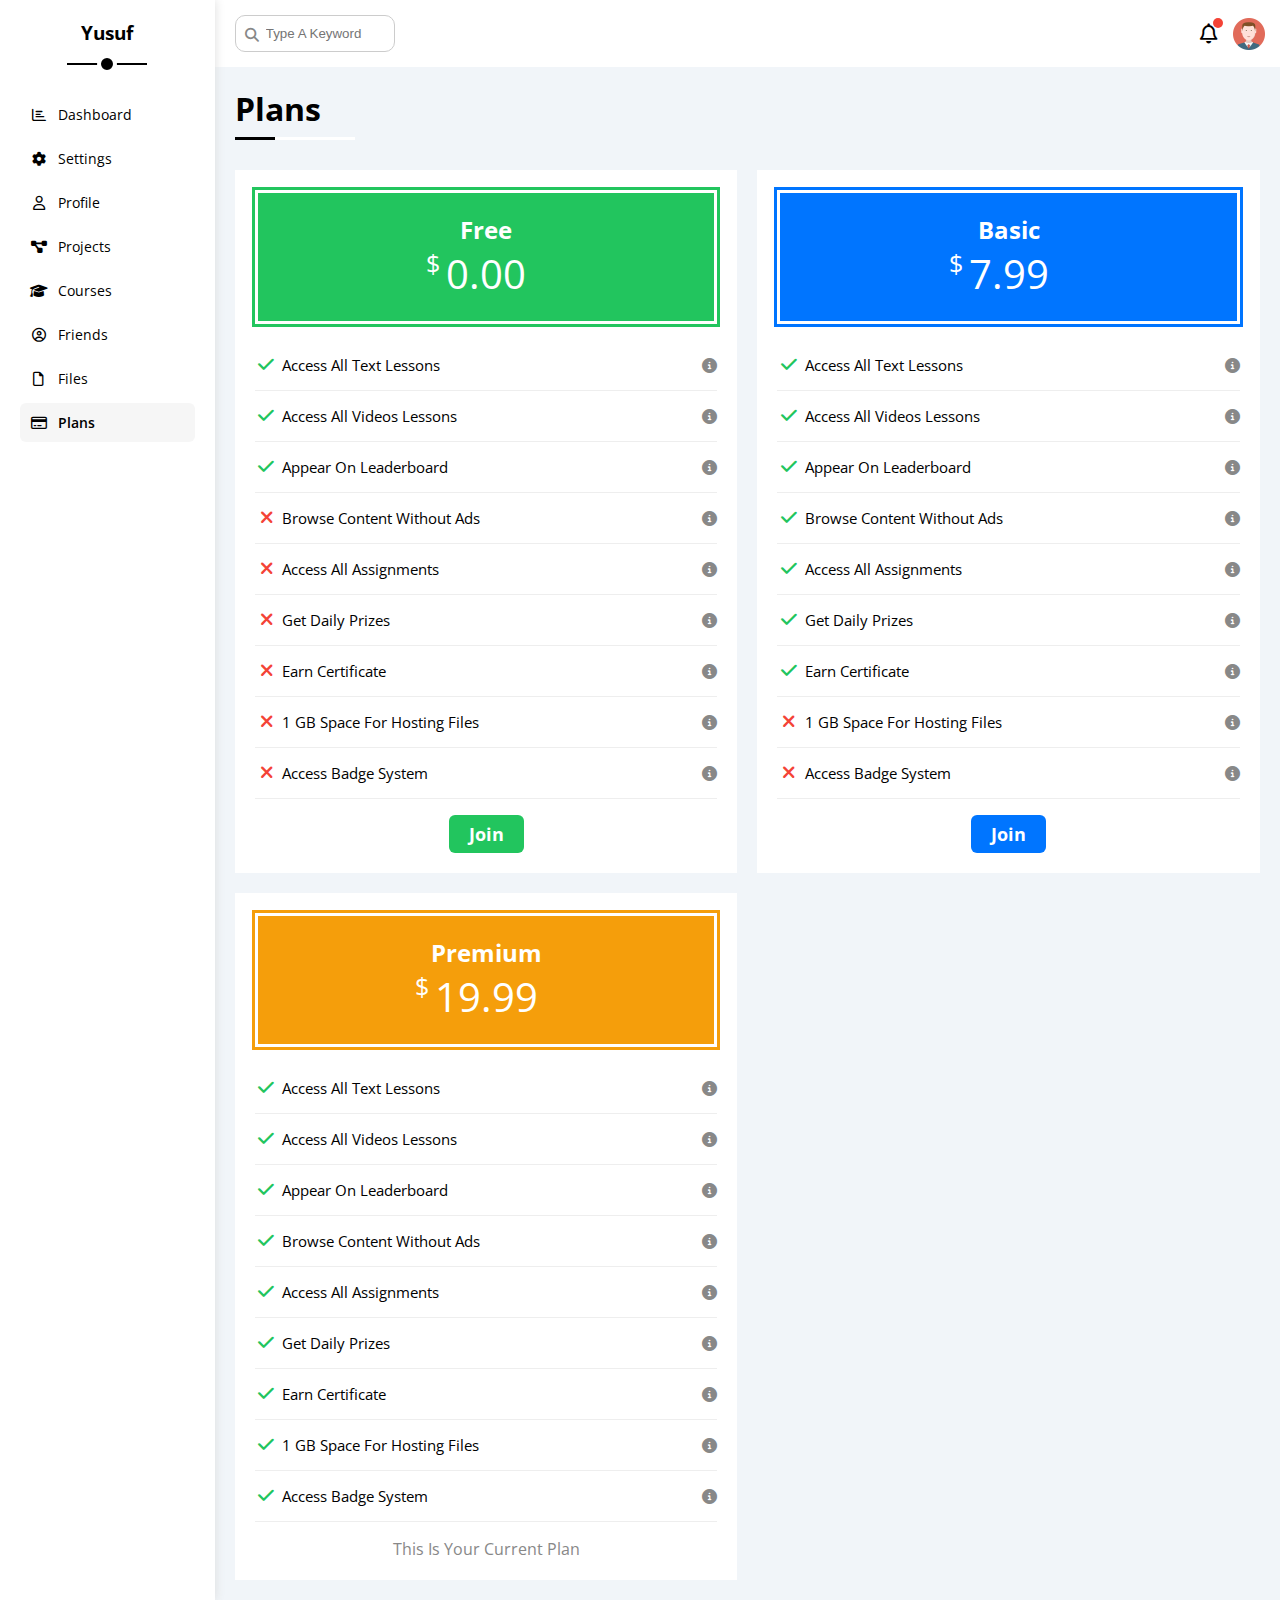
<file: plans.html>
<!DOCTYPE html>
<html lang="en">
    <head>
        <meta charset="UTF-8">
        <meta name="viewport" content="width=device-width, initial-scale=1.0">
        <title>Plans</title>
        <link rel="stylesheet" href="css/all.min.css">
        <link rel="stylesheet" href="css/framework.css">
        <link rel="stylesheet" href="css/master.css">
        <link rel="preconnect" href="https://fonts.googleapis.com">
        <link rel="preconnect" href="https://fonts.gstatic.com" crossorigin>
        <link href="https://fonts.googleapis.com/css2?family=Cairo:wght@200..1000&family=Open+Sans:ital,wght@0,300..800;1,300..800&display=swap" rel="stylesheet">
    </head>
    <body>
        <div class="page d-flex">
            <div class="sidebar p-20 bg-white p-relative ">
                <h3 class="txt-c p-relative mt-0">Yusuf</h3>
                <ul>
                    <li>
                        <a class="d-flex align-center fs-14 c-black rad-6 p-10" href="index.html">
                            <i class="fa-regular fa-chart-bar fa-fw"></i>
                            <span>Dashboard</span>
                        </a>
                    </li>
                    <li>
                        <a class="d-flex align-center fs-14 c-black rad-6 p-10" href="settings.html">
                            <i class="fa-solid fa-gear fa-fw"></i>
                            <span>Settings</span>
                        </a>
                    </li>
                    <li>
                        <a class="d-flex align-center fs-14 c-black rad-6 p-10" href="profile.html">
                            <i class="fa-regular fa-user fa-fw"></i>
                            <span>Profile</span>
                        </a>
                    </li>
                    <li>
                        <a class="d-flex align-center fs-14 c-black rad-6 p-10" href="projects.html">
                            <i class="fa-solid fa-diagram-project fa-fw"></i>
                            <span>Projects</span>
                        </a>
                    </li>
                    <li>
                        <a class="d-flex align-center fs-14 c-black rad-6 p-10" href="courses.html">
                        <i class="fa-solid fa-graduation-cap fa-fw"></i>
                        <span>Courses</span>
                    </a>
                </li>
                <li>
                    <a class="d-flex align-center fs-14 c-black rad-6 p-10" href="friends.html">
                            <i class="fa-regular fa-circle-user fa-fw"></i>
                            <span>Friends</span>
                        </a>
                    </li>
                    <li>
                        <a class="d-flex align-center fs-14 c-black rad-6 p-10" href="files.html">
                            <i class="fa-regular fa-file fa-fw"></i>
                            <span>Files</span>
                        </a>
                    </li>
                    <li>
                        <a class="active d-flex align-center fs-14 c-black rad-6 p-10" href="plans.html">
                            <i class="fa-regular fa-credit-card fa-fw"></i>
                            <span>Plans</span>
                        </a>
                    </li>
                </ul>
            </div>
            <div class="content w-full">
                <!-- Start Head -->
                <div class="head bg-white p-15 between-flex">
                    <div class="search p-relative">
                        <input class="p-10" type="search" placeholder="Type A Keyword">
                    </div>
                    <div class="icons d-flex align-center">
                        <span class="notification p-relative">
                            <i class="fa-regular fa-bell fa-lg"></i>
                        </span>
                        <img src="images/avatar.png" alt="">
                    </div>
                </div>
                <!-- End Head -->
                <h1 class="p-relative">Plans</h1>
                <!-- Start Plans Page -->
                <div class="plans-page d-grid gap-20 m-20">
                    <div class="plan green bg-white p-20">
                        <div class="top bg-green txt-c p-20">
                            <h2 class="m-0 c-white">Free</h2>
                            <div class="price c-white"><span>$</span>0.00</div>
                        </div>
                        <ul class="list-none p-0">
                            <li>
                                <i class="fa-solid fa-check fa-fw yes"></i>
                                <span>Access All Text Lessons</span>
                                <i class="fa-solid fa-circle-info help"></i>
                            </li>
                            <li>
                                <i class="fa-solid fa-check fa-fw yes"></i>
                                <span>Access All Videos Lessons</span>
                                <i class="fa-solid fa-circle-info help"></i>
                            </li>
                            <li>
                                <i class="fa-solid fa-check fa-fw yes"></i>
                                <span>Appear On Leaderboard</span>
                                <i class="fa-solid fa-circle-info help"></i>
                            </li>
                            <li>
                                <i class="fa-solid fa-xmark fa-fw"></i>
                                <span>Browse Content Without Ads</span>
                                <i class="fa-solid fa-circle-info help"></i>
                            </li>
                            <li>
                                <i class="fa-solid fa-xmark fa-fw"></i>
                                <span>Access All Assignments</span>
                                <i class="fa-solid fa-circle-info help"></i>
                            </li>
                            <li>
                                <i class="fa-solid fa-xmark fa-fw"></i>
                                <span>Get Daily Prizes</span>
                                <i class="fa-solid fa-circle-info help"></i>
                            </li>
                            <li>
                                <i class="fa-solid fa-xmark fa-fw"></i>
                                <span>Earn Certificate</span>
                                <i class="fa-solid fa-circle-info help"></i>
                            </li>
                            <li>
                                <i class="fa-solid fa-xmark fa-fw"></i>
                                <span>1 GB Space For Hosting Files</span>
                                <i class="fa-solid fa-circle-info help"></i>
                            </li>
                            <li>
                                <i class="fa-solid fa-xmark fa-fw"></i>
                                <span>Access Badge System</span>
                                <i class="fa-solid fa-circle-info help"></i>
                            </li>
                        </ul>
                        <a class="join bg-green c-white w-fit d-block" href="#">join</a>
                    </div>
                <!-- Start Plan -->
                <div class="plan blue bg-white p-20">
                    <div class="top bg-blue txt-c p-20">
                    <h2 class="m-0 c-white">Basic</h2>
                    <div class="price c-white"><span>$</span>7.99</div>
                    </div>
                    <ul class="list-none p-0">
                    <li>
                        <i class="fa-solid fa-check fa-fw yes"></i>
                        <span>Access All Text Lessons</span>
                        <i class="fa-solid fa-circle-info help"></i>
                    </li>
                    <li>
                        <i class="fa-solid fa-check fa-fw yes"></i>
                        <span>Access All Videos Lessons</span>
                        <i class="fa-solid fa-circle-info help"></i>
                    </li>
                    <li>
                        <i class="fa-solid fa-check fa-fw yes"></i>
                        <span>Appear On Leaderboard</span>
                        <i class="fa-solid fa-circle-info help"></i>
                    </li>
                    <li>
                        <i class="fa-solid fa-check fa-fw yes"></i>
                        <span>Browse Content Without Ads</span>
                        <i class="fa-solid fa-circle-info help"></i>
                    </li>
                    <li>
                        <i class="fa-solid fa-check fa-fw yes"></i>
                        <span>Access All Assignments</span>
                        <i class="fa-solid fa-circle-info help"></i>
                    </li>
                    <li>
                        <i class="fa-solid fa-check fa-fw yes"></i>
                        <span>Get Daily Prizes</span>
                        <i class="fa-solid fa-circle-info help"></i>
                    </li>
                    <li>
                        <i class="fa-solid fa-check fa-fw yes"></i>
                        <span>Earn Certificate</span>
                        <i class="fa-solid fa-circle-info help"></i>
                    </li>
                    <li>
                        <i class="fa-solid fa-xmark fa-fw"></i>
                        <span>1 GB Space For Hosting Files</span>
                        <i class="fa-solid fa-circle-info help"></i>
                    </li>
                    <li>
                        <i class="fa-solid fa-xmark fa-fw"></i>
                        <span>Access Badge System</span>
                        <i class="fa-solid fa-circle-info help"></i>
                    </li>
                    </ul>
                    <a href="#" class="join bg-blue c-white d-block w-fit">Join</a>
                </div>
                <!-- End Plan -->
                <!-- Start Plan -->
                <div class="plan orange bg-white p-20">
                    <div class="top bg-orange txt-c p-20">
                    <h2 class="m-0 c-white">Premium</h2>
                    <div class="price c-white"><span>$</span>19.99</div>
                    </div>
                    <ul class="list-none p-0">
                        <li>
                            <i class="fa-solid fa-check fa-fw yes"></i>
                            <span>Access All Text Lessons</span>
                            <i class="fa-solid fa-circle-info help"></i>
                        </li>
                        <li>
                            <i class="fa-solid fa-check fa-fw yes"></i>
                            <span>Access All Videos Lessons</span>
                            <i class="fa-solid fa-circle-info help"></i>
                        </li>
                        <li>
                            <i class="fa-solid fa-check fa-fw yes"></i>
                            <span>Appear On Leaderboard</span>
                            <i class="fa-solid fa-circle-info help"></i>
                        </li>
                        <li>
                            <i class="fa-solid fa-check fa-fw yes"></i>
                            <span>Browse Content Without Ads</span>
                            <i class="fa-solid fa-circle-info help"></i>
                        </li>
                        <li>
                            <i class="fa-solid fa-check fa-fw yes"></i>
                            <span>Access All Assignments</span>
                            <i class="fa-solid fa-circle-info help"></i>
                        </li>
                        <li>
                            <i class="fa-solid fa-check fa-fw yes"></i>
                            <span>Get Daily Prizes</span>
                            <i class="fa-solid fa-circle-info help"></i>
                        </li>
                        <li>
                            <i class="fa-solid fa-check fa-fw yes"></i>
                            <span>Earn Certificate</span>
                            <i class="fa-solid fa-circle-info help"></i>
                        </li>
                        <li>
                            <i class="fa-solid fa-check fa-fw yes"></i>
                            <span>1 GB Space For Hosting Files</span>
                            <i class="fa-solid fa-circle-info help"></i>
                        </li>
                        <li>
                            <i class="fa-solid fa-check fa-fw yes"></i>
                            <span>Access Badge System</span>
                            <i class="fa-solid fa-circle-info help"></i>
                        </li>
                    </ul>
                    <p class="c-grey txt-c m-0">This Is Your Current Plan</p>
                </div>
                 <!-- End Plan -->
                </div>
                <!-- End Plans Page -->
            </div>
        </div>
    </body>
</html>
</file>
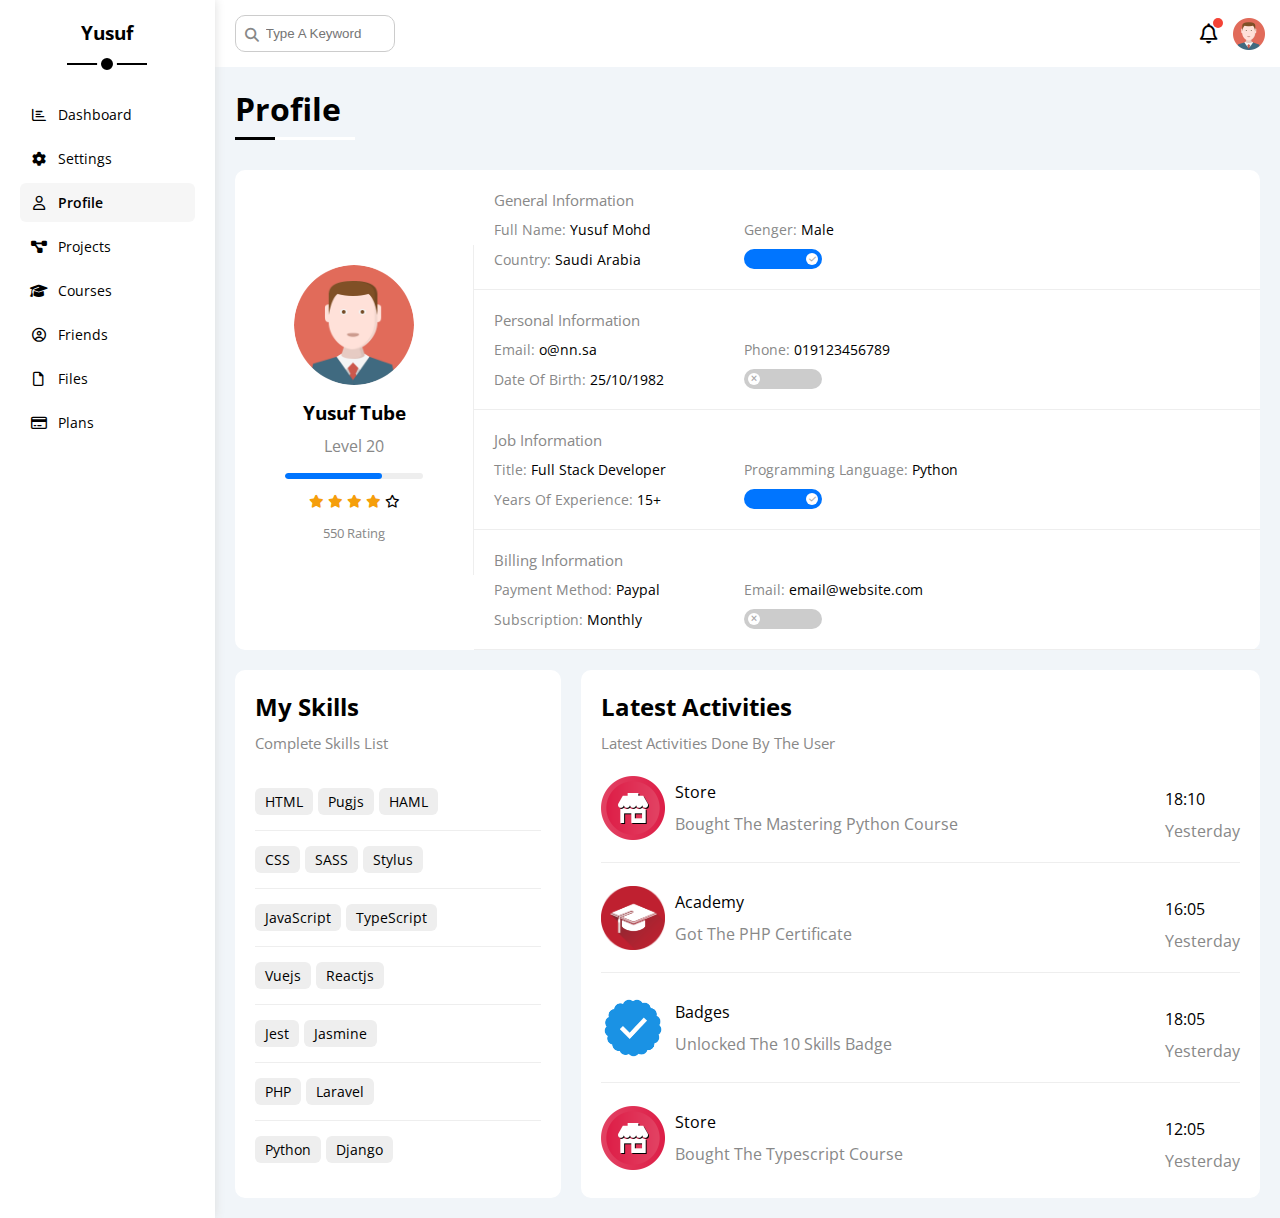
<file: profile.html>
<!DOCTYPE html>
<html lang="en">
    <head>
        <meta charset="UTF-8">
        <meta name="viewport" content="width=device-width, initial-scale=1.0">
        <title>Profile</title>
        <link rel="stylesheet" href="css/all.min.css">
        <link rel="stylesheet" href="css/framework.css">
        <link rel="stylesheet" href="css/master.css">
        <link rel="preconnect" href="https://fonts.googleapis.com">
        <link rel="preconnect" href="https://fonts.gstatic.com" crossorigin>
        <link href="https://fonts.googleapis.com/css2?family=Cairo:wght@200..1000&family=Open+Sans:ital,wght@0,300..800;1,300..800&display=swap" rel="stylesheet">
    </head>
    <body>
        <div class="page d-flex">
            <div class="sidebar p-20 bg-white p-relative ">
                <h3 class="txt-c p-relative mt-0">Yusuf</h3>
                <ul>
                    <li>
                        <a class="d-flex align-center fs-14 c-black rad-6 p-10" href="index.html">
                            <i class="fa-regular fa-chart-bar fa-fw"></i>
                            <span>Dashboard</span>
                        </a>
                    </li>
                    <li>
                        <a class="d-flex align-center fs-14 c-black rad-6 p-10" href="settings.html">
                            <i class="fa-solid fa-gear fa-fw"></i>
                            <span>Settings</span>
                        </a>
                    </li>
                    <li>
                        <a class="active d-flex align-center fs-14 c-black rad-6 p-10" href="profile.html">
                            <i class="fa-regular fa-user fa-fw"></i>
                            <span>Profile</span>
                        </a>
                    </li>
                    <li>
                        <a class="d-flex align-center fs-14 c-black rad-6 p-10" href="projects.html">
                            <i class="fa-solid fa-diagram-project fa-fw"></i>
                            <span>Projects</span>
                        </a>
                    </li>
                    <li>
                        <a class="d-flex align-center fs-14 c-black rad-6 p-10" href="courses.html">
                            <i class="fa-solid fa-graduation-cap fa-fw"></i>
                            <span>Courses</span>
                        </a>
                    </li>
                    <li>
                        <a class="d-flex align-center fs-14 c-black rad-6 p-10" href="friends.html">
                            <i class="fa-regular fa-circle-user fa-fw"></i>
                            <span>Friends</span>
                        </a>
                    </li>
                    <li>
                        <a class="d-flex align-center fs-14 c-black rad-6 p-10" href="files.html">
                            <i class="fa-regular fa-file fa-fw"></i>
                            <span>Files</span>
                        </a>
                    </li>
                    <li>
                        <a class="d-flex align-center fs-14 c-black rad-6 p-10" href="plans.html">
                            <i class="fa-regular fa-credit-card fa-fw"></i>
                            <span>Plans</span>
                        </a>
                    </li>
                </ul>
            </div>
            <div class="content w-full">
                <!-- Start Head -->
                <div class="head bg-white p-15 between-flex">
                    <div class="search p-relative">
                        <input class="p-10" type="search" placeholder="Type A Keyword">
                    </div>
                    <div class="icons d-flex align-center">
                        <span class="notification p-relative">
                            <i class="fa-regular fa-bell fa-lg"></i>
                        </span>
                        <img src="images/avatar.png" alt="">
                    </div>
                </div>
                <!-- End Head -->
                <h1 class="p-relative">Profile</h1>
                <div class="profile-page m-20">
                    <!-- Start Overview -->
                     <div class="overview bg-white rad-10 d-flex align-center">
                        <div class="avatar-box p-20 txt-c">
                            <img class="rad-half mb-10" src="images/avatar.png" alt="">
                            <h3 class="m-0">Yusuf Tube</h3>
                            <p class="c-grey mt-10">Level 20</p>
                            <div class="level p-relative rad-6 bg-eee">
                                <span style="width: 70%;"></span>
                            </div>
                            <div class="rating mt-10 mb-10">
                                <i class="fa-solid fa-star c-orange fs-13"></i>
                                <i class="fa-solid fa-star c-orange fs-13"></i>
                                <i class="fa-solid fa-star c-orange fs-13"></i>
                                <i class="fa-solid fa-star c-orange fs-13"></i>
                                <i class="fa-regular fa-star fs-13"></i>
                            </div>
                            <p class="fs-13 c-grey">550 Rating</p>
                        </div>
                        <div class="info-box w-full txt-c-mobile">
                            <!-- Start Information Row -->
                            <div class="box p-20 d-flex align-center">
                                <h4 class="w-full fs-15 m-0 c-grey">General Information</h4>
                                <div class="fs-14">
                                    <span class="c-grey">Full Name:</span>
                                    <span>Yusuf Mohd</span>
                                </div>
                                <div class="fs-14">
                                    <span class="c-grey">Genger:</span>
                                    <span>Male</span>
                                </div>
                                <div class="fs-14">
                                    <span class="c-grey">Country:</span>
                                    <span>Saudi Arabia</span>
                                </div>
                                <div class="fs-14">
                                    <label>
                                      <input class="toggle-checkbox" type="checkbox" checked />
                                      <div class="toggle-switch"></div>
                                    </label>
                                  </div>
                            </div>
                            <!-- End Information Row -->
                            <!-- Start Information Row -->
                            <div class="box p-20 d-flex align-center">
                                <h4 class="w-full fs-15 m-0 c-grey">Personal Information</h4>
                                <div class="fs-14">
                                    <span class="c-grey">Email:</span>
                                    <span>o@nn.sa</span>
                                </div>
                                <div class="fs-14">
                                    <span class="c-grey">Phone:</span>
                                    <span>019123456789</span>
                                </div>
                                <div class="fs-14">
                                    <span class="c-grey">Date Of Birth:</span>
                                    <span>25/10/1982</span>
                                </div>
                                <div class="fs-14">
                                    <label>
                                      <input class="toggle-checkbox" type="checkbox"/>
                                      <div class="toggle-switch"></div>
                                    </label>
                                  </div>
                            </div>
                            <!-- End Information Row -->
                            <!-- Start Information Row -->
                            <div class="box p-20 d-flex align-center">
                                <h4 class="w-full fs-15 m-0 c-grey">Job Information</h4>
                                <div class="fs-14">
                                    <span class="c-grey">Title:</span>
                                    <span>Full Stack Developer</span>
                                </div>
                                <div class="fs-14">
                                    <span class="c-grey">Programming Language:</span>
                                    <span>Python</span>
                                </div>
                                <div class="fs-14">
                                    <span class="c-grey">Years Of Experience:</span>
                                    <span>15+</span>
                                </div>
                                <div class="fs-14">
                                    <label>
                                      <input class="toggle-checkbox" type="checkbox" checked/>
                                      <div class="toggle-switch"></div>
                                    </label>
                                  </div>
                            </div>
                            <!-- End Information Row -->
                            <!-- Start Information Row -->
                            <div class="box p-20 d-flex align-center">
                                <h4 class="w-full fs-15 m-0 c-grey">Billing Information</h4>
                                <div class="fs-14">
                                    <span class="c-grey">Payment Method:</span>
                                    <span>Paypal</span>
                                </div>
                                <div class="fs-14">
                                    <span class="c-grey">Email:</span>
                                    <span>email@website.com</span>
                                </div>
                                <div class="fs-14">
                                    <span class="c-grey">Subscription:</span>
                                    <span>Monthly</span>
                                </div>
                                <div class="fs-14">
                                    <label>
                                      <input class="toggle-checkbox" type="checkbox"/>
                                      <div class="toggle-switch"></div>
                                    </label>
                                  </div>
                            </div>
                            <!-- End Information Row -->
                        </div>
                     </div>
                    <!-- End Overview -->
                    <!-- Start Other Data -->
                     <div class="other-data d-flex gap-20">
                        <div class="skills-card bg-white rad-10 p-20 mt-20">
                            <h2 class="mt-0 mb-10">My Skills</h2>
                            <p class="c-grey mb-20 mt-0 fs-15">Complete Skills List</p>
                            <ul class="m-0 txt-c-mobile">
                                <li><span>HTML</span><span>Pugjs</span><span>HAML</span></li>
                                <li><span>CSS</span><span>SASS</span><span>Stylus</span></li>
                                <li><span>JavaScript</span><span>TypeScript</span></li>
                                <li><span>Vuejs</span><span>Reactjs</span></li>
                                <li><span>Jest</span><span>Jasmine</span></li>
                                <li><span>PHP</span><span>Laravel</span></li>
                                <li><span>Python</span><span>Django</span></li>
                            </ul>
                        </div>
                        <div class="activities bg-white rad-10 p-20 mt-20">
                            <h2 class="mt-0 mb-10">Latest Activities</h2>
                            <p class="c-grey mb-20 mt-0 fs-15">Latest Activities Done By The User</p>
                            <div class="activity d-flex align-center txt-c-mobile">
                                <img src="images/activity-01.png" alt="">
                                <div class="info">
                                    <span class="d-block mb-10">Store</span>
                                    <span class="c-grey">Bought The Mastering Python Course</span>
                                </div>
                                <div class="date">
                                    <span class="d-block mb-10">18:10</span>
                                    <span class="c-grey">Yesterday</span>
                                </div>
                            </div>
                            <div class="activity d-flex align-center txt-c-mobile">
                                <img src="images/activity-02.png" alt="">
                                <div class="info">
                                    <span class="d-block mb-10">Academy</span>
                                    <span class="c-grey">Got The PHP Certificate</span>
                                </div>
                                <div class="date">
                                    <span class="d-block mb-10">16:05</span>
                                    <span class="c-grey">Yesterday</span>
                                </div>
                            </div>
                            <div class="activity d-flex align-center txt-c-mobile">
                                <img src="images/activity-03.png" alt="">
                                <div class="info">
                                    <span class="d-block mb-10">Badges</span>
                                    <span class="c-grey">Unlocked The 10 Skills Badge</span>
                                </div>
                                <div class="date">
                                    <span class="d-block mb-10">18:05</span>
                                    <span class="c-grey">Yesterday</span>
                                </div>
                            </div>
                            <div class="activity d-flex align-center txt-c-mobile">
                                <img src="images/activity-01.png" alt="">
                                <div class="info">
                                    <span class="d-block mb-10">Store</span>
                                    <span class="c-grey">Bought The Typescript Course</span>
                                </div>
                                <div class="date">
                                    <span class="d-block mb-10">12:05</span>
                                    <span class="c-grey">Yesterday</span>
                                </div>
                            </div>
                        </div>
                     </div>
                    <!-- End Other Data -->
                </div>
            </div>
        </div>
    </body>
</html>
</file>
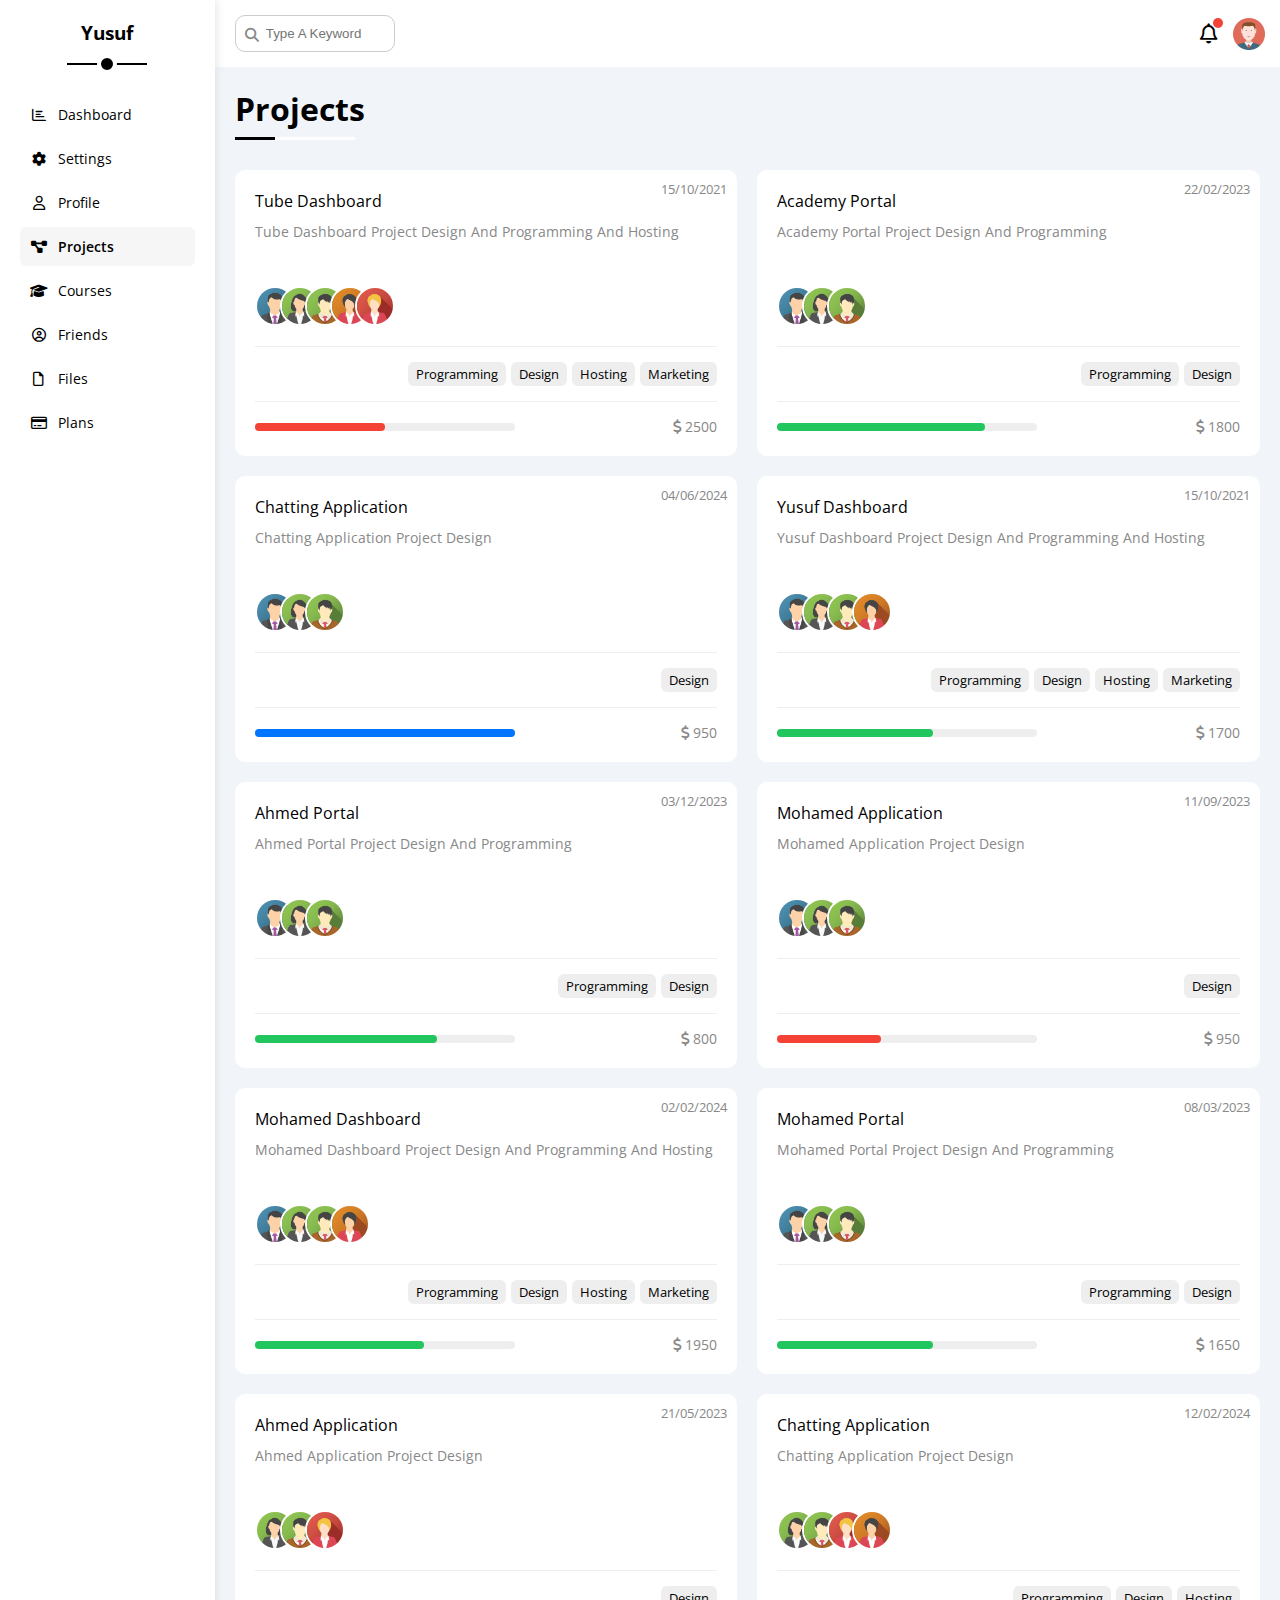
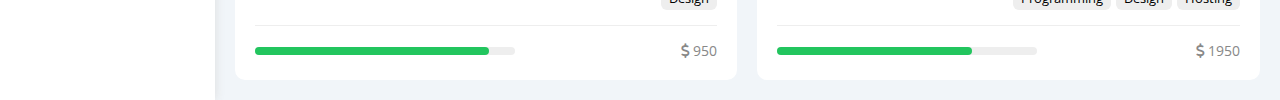
<file: projects.html>
<!DOCTYPE html>
<html lang="en">
    <head>
        <meta charset="UTF-8">
        <meta name="viewport" content="width=device-width, initial-scale=1.0">
        <title>Projects</title>
        <link rel="stylesheet" href="css/all.min.css">
        <link rel="stylesheet" href="css/framework.css">
        <link rel="stylesheet" href="css/master.css">
        <link rel="preconnect" href="https://fonts.googleapis.com">
        <link rel="preconnect" href="https://fonts.gstatic.com" crossorigin>
        <link href="https://fonts.googleapis.com/css2?family=Cairo:wght@200..1000&family=Open+Sans:ital,wght@0,300..800;1,300..800&display=swap" rel="stylesheet">
    </head>
    <body>
        <div class="page d-flex">
            <div class="sidebar p-20 bg-white p-relative ">
                <h3 class="txt-c p-relative mt-0">Yusuf</h3>
                <ul>
                    <li>
                        <a class="d-flex align-center fs-14 c-black rad-6 p-10" href="index.html">
                            <i class="fa-regular fa-chart-bar fa-fw"></i>
                            <span>Dashboard</span>
                        </a>
                    </li>
                    <li>
                        <a class="d-flex align-center fs-14 c-black rad-6 p-10" href="settings.html">
                            <i class="fa-solid fa-gear fa-fw"></i>
                            <span>Settings</span>
                        </a>
                    </li>
                    <li>
                        <a class="d-flex align-center fs-14 c-black rad-6 p-10" href="profile.html">
                            <i class="fa-regular fa-user fa-fw"></i>
                            <span>Profile</span>
                        </a>
                    </li>
                    <li>
                        <a class="active d-flex align-center fs-14 c-black rad-6 p-10" href="projects.html">
                            <i class="fa-solid fa-diagram-project fa-fw"></i>
                            <span>Projects</span>
                        </a>
                    </li>
                    <li>
                        <a class="d-flex align-center fs-14 c-black rad-6 p-10" href="courses.html">
                            <i class="fa-solid fa-graduation-cap fa-fw"></i>
                            <span>Courses</span>
                        </a>
                    </li>
                    <li>
                        <a class="d-flex align-center fs-14 c-black rad-6 p-10" href="friends.html">
                            <i class="fa-regular fa-circle-user fa-fw"></i>
                            <span>Friends</span>
                        </a>
                    </li>
                    <li>
                        <a class="d-flex align-center fs-14 c-black rad-6 p-10" href="files.html">
                            <i class="fa-regular fa-file fa-fw"></i>
                            <span>Files</span>
                        </a>
                    </li>
                    <li>
                        <a class="d-flex align-center fs-14 c-black rad-6 p-10" href="plans.html">
                            <i class="fa-regular fa-credit-card fa-fw"></i>
                            <span>Plans</span>
                        </a>
                    </li>
                </ul>
            </div>
            <div class="content w-full">
                <!-- Start Head -->
                <div class="head bg-white p-15 between-flex">
                    <div class="search p-relative">
                        <input class="p-10" type="search" placeholder="Type A Keyword">
                    </div>
                    <div class="icons d-flex align-center">
                        <span class="notification p-relative">
                            <i class="fa-regular fa-bell fa-lg"></i>
                        </span>
                        <img src="images/avatar.png" alt="">
                    </div>
                </div>
                <!-- End Head -->
                <h1 class="p-relative">Projects</h1>
                <div class="projects-page d-grid gap-20 m-20">
                    <div class="project bg-white rad-10 p-relative p-20">
                        <span class="date fs-13 c-grey">15/10/2021</span>
                        <h4 class="m-0">Tube Dashboard</h4>
                        <p class="c-grey fs-14 mt-10 mb-10">Tube Dashboard Project Design And Programming And Hosting</p>
                        <div class="team">
                            <a href="#"><img src="images/team-01.png" alt=""></a>
                            <a href="#"><img src="images/team-02.png" alt=""></a>
                            <a href="#"><img src="images/team-03.png" alt=""></a>
                            <a href="#"><img src="images/team-04.png" alt=""></a>
                            <a href="#"><img src="images/team-05.png" alt=""></a>
                        </div>
                        <div class="do d-flex">
                            <span class="fs-13 rad-6 bg-eee">Programming</span>
                            <span class="fs-13 rad-6 bg-eee">Design</span>
                            <span class="fs-13 rad-6 bg-eee">Hosting</span>
                            <span class="fs-13 rad-6 bg-eee">Marketing</span>
                        </div>
                        <div class="info between-flex">
                            <div class="prog bg-eee">
                                <span class="bg-red" style="width: 50%;"></span>
                            </div>
                            <div class="c-grey fs-14">
                                <i class="fa-solid fa-dollar-sign"></i>
                                2500
                            </div>
                        </div>
                    </div>
                    <div class="project bg-white rad-10 p-relative p-20">
                        <span class="date fs-13 c-grey">22/02/2023</span>
                        <h4 class="m-0">Academy Portal</h4>
                        <p class="c-grey fs-14 mt-10 mb-10">Academy Portal Project Design And Programming</p>
                        <div class="team">
                            <a href="#"><img src="images/team-01.png" alt=""></a>
                            <a href="#"><img src="images/team-02.png" alt=""></a>
                            <a href="#"><img src="images/team-03.png" alt=""></a>
                        </div>
                        <div class="do d-flex">
                            <span class="fs-13 rad-6 bg-eee">Programming</span>
                            <span class="fs-13 rad-6 bg-eee">Design</span>
                        </div>
                        <div class="info between-flex">
                            <div class="prog bg-eee">
                                <span class="bg-green" style="width: 80%;"></span>
                            </div>
                            <div class="c-grey fs-14">
                                <i class="fa-solid fa-dollar-sign"></i>
                                1800
                            </div>
                        </div>
                    </div>
                    <div class="project bg-white rad-10 p-relative p-20">
                        <span class="date fs-13 c-grey">04/06/2024</span>
                        <h4 class="m-0">Chatting Application</h4>
                        <p class="c-grey fs-14 mt-10 mb-10">Chatting Application Project Design</p>
                        <div class="team">
                            <a href="#"><img src="images/team-01.png" alt=""></a>
                            <a href="#"><img src="images/team-02.png" alt=""></a>
                            <a href="#"><img src="images/team-03.png" alt=""></a>
                        </div>
                        <div class="do d-flex">
                            <span class="fs-13 rad-6 bg-eee">Design</span>
                        </div>
                        <div class="info between-flex">
                            <div class="prog bg-eee">
                                <span class="bg-blue" style="width: 100%;"></span>
                            </div>
                            <div class="c-grey fs-14">
                                <i class="fa-solid fa-dollar-sign"></i>
                                950
                            </div>
                        </div>
                    </div>
                    <div class="project bg-white rad-10 p-relative p-20">
                        <span class="date fs-13 c-grey">15/10/2021</span>
                        <h4 class="m-0">Yusuf Dashboard</h4>
                        <p class="c-grey fs-14 mt-10 mb-10">Yusuf Dashboard Project Design And Programming And Hosting</p>
                        <div class="team">
                            <a href="#"><img src="images/team-01.png" alt=""></a>
                            <a href="#"><img src="images/team-02.png" alt=""></a>
                            <a href="#"><img src="images/team-03.png" alt=""></a>
                            <a href="#"><img src="images/team-04.png" alt=""></a>
                        </div>
                        <div class="do d-flex">
                            <span class="fs-13 rad-6 bg-eee">Programming</span>
                            <span class="fs-13 rad-6 bg-eee">Design</span>
                            <span class="fs-13 rad-6 bg-eee">Hosting</span>
                            <span class="fs-13 rad-6 bg-eee">Marketing</span>
                        </div>
                        <div class="info between-flex">
                            <div class="prog bg-eee">
                                <span class="bg-green" style="width: 60%;"></span>
                            </div>
                            <div class="c-grey fs-14">
                                <i class="fa-solid fa-dollar-sign"></i>
                                1700
                            </div>
                        </div>
                    </div>
                    <div class="project bg-white rad-10 p-relative p-20">
                        <span class="date fs-13 c-grey">03/12/2023</span>
                        <h4 class="m-0">Ahmed Portal</h4>
                        <p class="c-grey fs-14 mt-10 mb-10">Ahmed Portal Project Design And Programming</p>
                        <div class="team">
                            <a href="#"><img src="images/team-01.png" alt=""></a>
                            <a href="#"><img src="images/team-02.png" alt=""></a>
                            <a href="#"><img src="images/team-03.png" alt=""></a>
                        </div>
                        <div class="do d-flex">
                            <span class="fs-13 rad-6 bg-eee">Programming</span>
                            <span class="fs-13 rad-6 bg-eee">Design</span>
                        </div>
                        <div class="info between-flex">
                            <div class="prog bg-eee">
                                <span class="bg-green" style="width: 70%;"></span>
                            </div>
                            <div class="c-grey fs-14">
                                <i class="fa-solid fa-dollar-sign"></i>
                                800
                            </div>
                        </div>
                    </div>
                    <div class="project bg-white rad-10 p-relative p-20">
                        <span class="date fs-13 c-grey">11/09/2023</span>
                        <h4 class="m-0">Mohamed Application</h4>
                        <p class="c-grey fs-14 mt-10 mb-10">Mohamed Application Project Design</p>
                        <div class="team">
                            <a href="#"><img src="images/team-01.png" alt=""></a>
                            <a href="#"><img src="images/team-02.png" alt=""></a>
                            <a href="#"><img src="images/team-03.png" alt=""></a>
                        </div>
                        <div class="do d-flex">
                            <span class="fs-13 rad-6 bg-eee">Design</span>
                        </div>
                        <div class="info between-flex">
                            <div class="prog bg-eee">
                                <span class="bg-red" style="width: 40%;"></span>
                            </div>
                            <div class="c-grey fs-14">
                                <i class="fa-solid fa-dollar-sign"></i>
                                950
                            </div>
                        </div>
                    </div>
                    <div class="project bg-white rad-10 p-relative p-20">
                        <span class="date fs-13 c-grey">02/02/2024</span>
                        <h4 class="m-0">Mohamed Dashboard</h4>
                        <p class="c-grey fs-14 mt-10 mb-10">Mohamed Dashboard Project Design And Programming And Hosting</p>
                        <div class="team">
                            <a href="#"><img src="images/team-01.png" alt=""></a>
                            <a href="#"><img src="images/team-02.png" alt=""></a>
                            <a href="#"><img src="images/team-03.png" alt=""></a>
                            <a href="#"><img src="images/team-04.png" alt=""></a>
                        </div>
                        <div class="do d-flex">
                            <span class="fs-13 rad-6 bg-eee">Programming</span>
                            <span class="fs-13 rad-6 bg-eee">Design</span>
                            <span class="fs-13 rad-6 bg-eee">Hosting</span>
                            <span class="fs-13 rad-6 bg-eee">Marketing</span>
                        </div>
                        <div class="info between-flex">
                            <div class="prog bg-eee">
                                <span class="bg-green" style="width: 65%;"></span>
                            </div>
                            <div class="c-grey fs-14">
                                <i class="fa-solid fa-dollar-sign"></i>
                                1950
                            </div>
                        </div>
                    </div>
                    <div class="project bg-white rad-10 p-relative p-20">
                        <span class="date fs-13 c-grey">08/03/2023</span>
                        <h4 class="m-0">Mohamed Portal</h4>
                        <p class="c-grey fs-14 mt-10 mb-10">Mohamed Portal Project Design And Programming</p>
                        <div class="team">
                            <a href="#"><img src="images/team-01.png" alt=""></a>
                            <a href="#"><img src="images/team-02.png" alt=""></a>
                            <a href="#"><img src="images/team-03.png" alt=""></a>
                        </div>
                        <div class="do d-flex">
                            <span class="fs-13 rad-6 bg-eee">Programming</span>
                            <span class="fs-13 rad-6 bg-eee">Design</span>
                        </div>
                        <div class="info between-flex">
                            <div class="prog bg-eee">
                                <span class="bg-green" style="width: 60%;"></span>
                            </div>
                            <div class="c-grey fs-14">
                                <i class="fa-solid fa-dollar-sign"></i>
                                1650
                            </div>
                        </div>
                    </div>
                    <div class="project bg-white rad-10 p-relative p-20">
                        <span class="date fs-13 c-grey">21/05/2023</span>
                        <h4 class="m-0">Ahmed Application</h4>
                        <p class="c-grey fs-14 mt-10 mb-10">Ahmed Application Project Design</p>
                        <div class="team">
                            <a href="#"><img src="images/team-02.png" alt=""></a>
                            <a href="#"><img src="images/team-03.png" alt=""></a>
                            <a href="#"><img src="images/team-05.png" alt=""></a>
                        </div>
                        <div class="do d-flex">
                            <span class="fs-13 rad-6 bg-eee">Design</span>
                        </div>
                        <div class="info between-flex">
                            <div class="prog bg-eee">
                                <span class="bg-green" style="width: 90%;"></span>
                            </div>
                            <div class="c-grey fs-14">
                                <i class="fa-solid fa-dollar-sign"></i>
                                950
                            </div>
                        </div>
                    </div>
                    <div class="project bg-white rad-10 p-relative p-20">
                        <span class="date fs-13 c-grey">12/02/2024</span>
                        <h4 class="m-0">Chatting Application</h4>
                        <p class="c-grey fs-14 mt-10 mb-10">Chatting Application Project Design</p>
                        <div class="team">
                            <a href="#"><img src="images/team-02.png" alt=""></a>
                            <a href="#"><img src="images/team-03.png" alt=""></a>
                            <a href="#"><img src="images/team-05.png" alt=""></a>
                            <a href="#"><img src="images/team-04.png" alt=""></a>
                        </div>
                        <div class="do d-flex">
                            <span class="fs-13 rad-6 bg-eee">Programming</span>
                            <span class="fs-13 rad-6 bg-eee">Design</span>
                            <span class="fs-13 rad-6 bg-eee">Hosting</span>
                        </div>
                        <div class="info between-flex">
                            <div class="prog bg-eee">
                                <span class="bg-green" style="width: 75%;"></span>
                            </div>
                            <div class="c-grey fs-14">
                                <i class="fa-solid fa-dollar-sign"></i>
                                1950
                            </div>
                        </div>
                    </div>
                </div>
            </div>
        </div>
    </body>
</html>
</file>
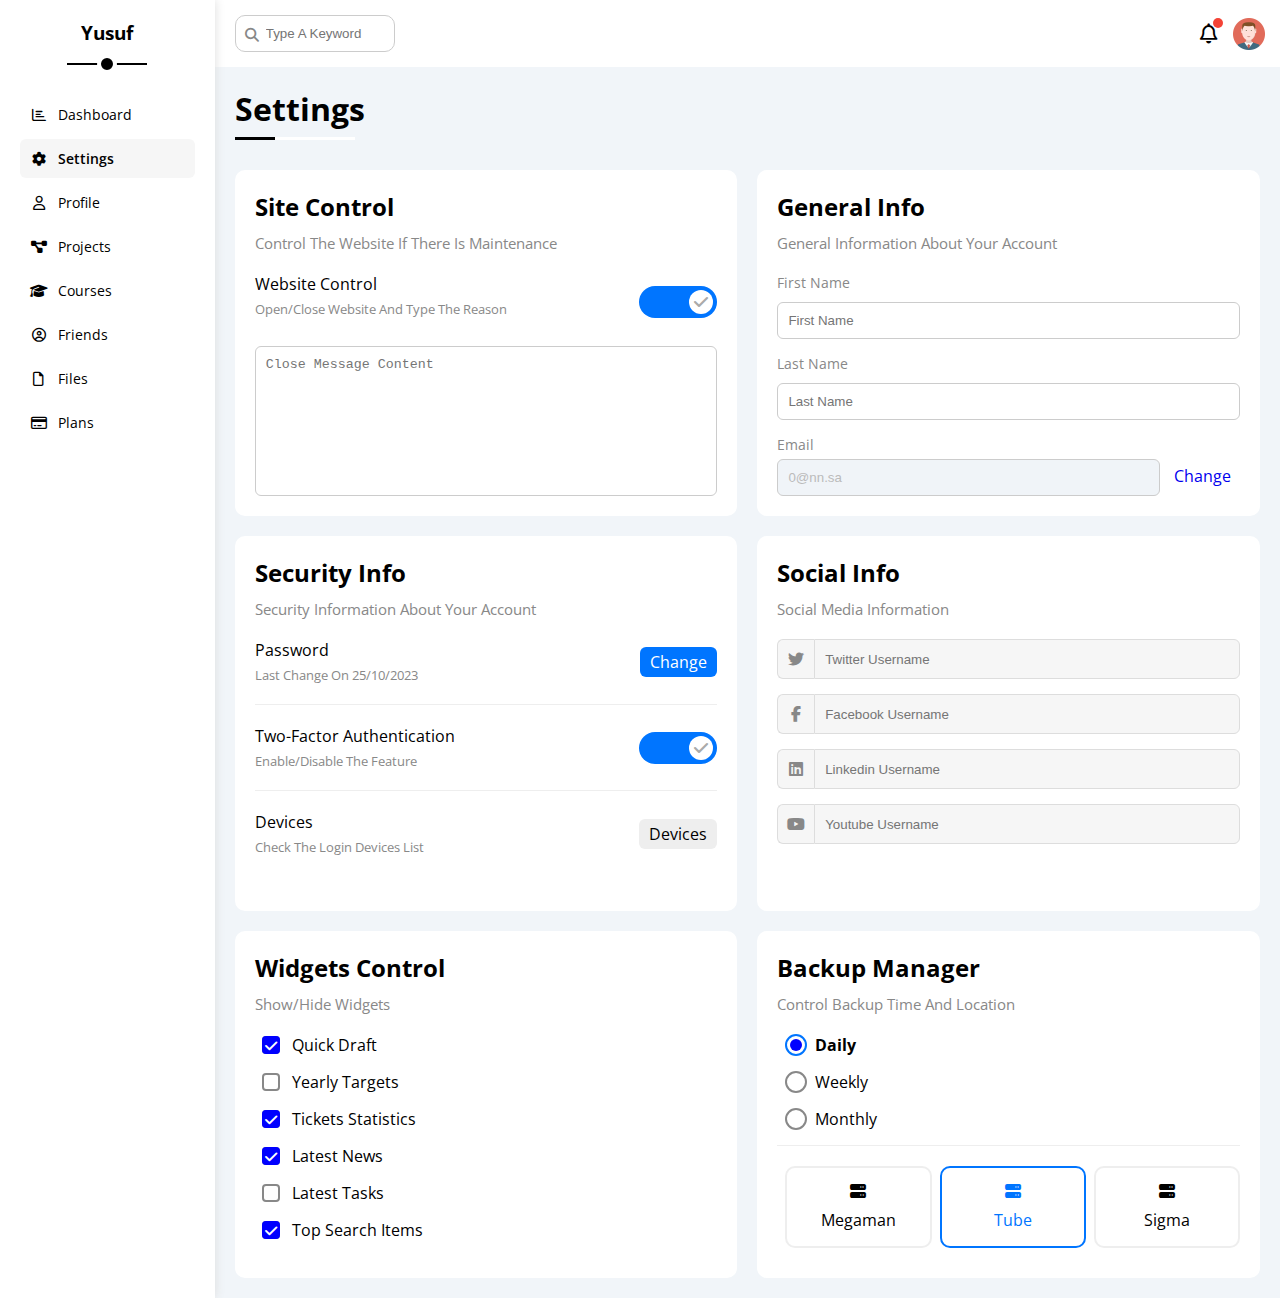
<file: settings.html>
<!DOCTYPE html>
<html lang="en">
    <head>
        <meta charset="UTF-8">
        <meta name="viewport" content="width=device-width, initial-scale=1.0">
        <title>Settings</title>
        <link rel="stylesheet" href="css/all.min.css">
        <link rel="stylesheet" href="css/framework.css">
        <link rel="stylesheet" href="css/master.css">
        <link rel="preconnect" href="https://fonts.googleapis.com">
        <link rel="preconnect" href="https://fonts.gstatic.com" crossorigin>
        <link href="https://fonts.googleapis.com/css2?family=Cairo:wght@200..1000&family=Open+Sans:ital,wght@0,300..800;1,300..800&display=swap" rel="stylesheet">
    </head>
    <body>
        <div class="page d-flex">
            <div class="sidebar p-20 bg-white p-relative ">
                <h3 class="txt-c p-relative mt-0">Yusuf</h3>
                <ul>
                    <li>
                        <a class=" d-flex align-center fs-14 c-black rad-6 p-10" href="index.html">
                            <i class="fa-regular fa-chart-bar fa-fw"></i>
                            <span>Dashboard</span>
                        </a>
                    </li>
                    <li>
                        <a class=" active d-flex align-center fs-14 c-black rad-6 p-10" href="settings.html">
                            <i class="fa-solid fa-gear fa-fw"></i>
                            <span>Settings</span>
                        </a>
                    </li>
                    <li>
                        <a class="d-flex align-center fs-14 c-black rad-6 p-10" href="profile.html">
                            <i class="fa-regular fa-user fa-fw"></i>
                            <span>Profile</span>
                        </a>
                    </li>
                    <li>
                        <a class="d-flex align-center fs-14 c-black rad-6 p-10" href="projects.html">
                            <i class="fa-solid fa-diagram-project fa-fw"></i>
                            <span>Projects</span>
                        </a>
                    </li>
                    <li>
                        <a class="d-flex align-center fs-14 c-black rad-6 p-10" href="courses.html">
                            <i class="fa-solid fa-graduation-cap fa-fw"></i>
                            <span>Courses</span>
                        </a>
                    </li>
                    <li>
                        <a class="d-flex align-center fs-14 c-black rad-6 p-10" href="friends.html">
                            <i class="fa-regular fa-circle-user fa-fw"></i>
                            <span>Friends</span>
                        </a>
                    </li>
                    <li>
                        <a class="d-flex align-center fs-14 c-black rad-6 p-10" href="files.html">
                            <i class="fa-regular fa-file fa-fw"></i>
                            <span>Files</span>
                        </a>
                    </li>
                    <li>
                        <a class="d-flex align-center fs-14 c-black rad-6 p-10" href="plans.html">
                            <i class="fa-regular fa-credit-card fa-fw"></i>
                            <span>Plans</span>
                        </a>
                    </li>
                </ul>
            </div>
            <div class="content w-full">
                <!-- Start Head -->
                <div class="head bg-white p-15 between-flex">
                    <div class="search p-relative">
                        <input class="p-10" type="search" placeholder="Type A Keyword">
                    </div>
                    <div class="icons d-flex align-center">
                        <span class="notification p-relative">
                            <i class="fa-regular fa-bell fa-lg"></i>
                        </span>
                        <img src="images/avatar.png" alt="">
                    </div>
                </div>
                <!-- End Head -->
                <h1 class="p-relative">Settings</h1>
                <div class="settings-page d-grid gap-20 m-20"> 
                    <!-- Start Setting Box -->
                    <div class="p-20 bg-white rad-10">
                        <h2 class="mt-0 mb-10">Site Control</h2>
                        <p class="mt-0 mb-20 c-grey fs-15">Control The Website If There Is Maintenance</p>
                        <div class="mb-15 between-flex">
                          <div>
                            <span>Website Control</span>
                            <p class="c-grey mt-5 fs-13">Open/Close Website And Type The Reason</p>
                          </div>
                          <div>
                            <label>
                              <input class="toggle-checkbox" type="checkbox" checked />
                              <div class="toggle-switch"></div>
                            </label>
                          </div>
                        </div>
                        <textarea class="close-message mt-10 p-10 rad-6 d-block w-full" placeholder="Close Message Content"></textarea>
                      </div>
                    <!-- End Setting Box -->
                    <!-- Start Setting Box -->
                    <div class="p-20 bg-white rad-10">
                        <h2 class="mt-0 mb-10">General Info</h2>
                        <p class="mt-0 mb-20 c-grey fs-15">General Information About Your Account</p>
                        <div class="mb-15">
                            <label class="fs-14 c-grey d-block mb-10" for="first">First Name</label>
                            <input class=" b-none w-full p-10 border-ccc rad-6 d-block" placeholder="First Name" id="first" type="text">
                        </div>
                        <div class="mb-15">
                            <label class="fs-14 c-grey d-block mb-10" for="last">Last Name</label>
                            <input class=" b-none w-full p-10 border-ccc rad-6 d-block" placeholder="Last Name" id="last" type="text">
                        </div>
                        <div>
                            <label class="d-block fs-14 c-grey mb-5" for="email">Email</label>
                            <input class="email b-none border-ccc p-10 rad-6 mr-10" type="email" id="email" value="0@nn.sa" disabled>
                            <a href="#">Change</a>
                        </div>
                    </div>
                    <!-- End Setting Box -->
                    <!-- Start Setting Box -->
                    <div class="p-20 bg-white rad-10">
                        <h2 class="mt-0 mb-10">Security Info</h2>
                        <p class="mt-0 mb-20 c-grey fs-15">Security Information About Your Account</p>
                        <div class="sec-box between-flex mb-20">
                            <div>
                                <span>Password</span>
                                <p class="c-grey fs-13 mt-5 mb-0">Last Change On 25/10/2023</p>
                            </div>
                            <a class="button bg-blue c-white btn-shape" href="#">Change</a>
                        </div>
                        <div class="sec-box between-flex mb-15">
                            <div>
                                <span>Two-Factor Authentication</span>
                                <p class="c-grey fs-13 mt-5 mb-0">Enable/Disable The Feature</p>
                            </div>
                            <div>
                                <label>
                                    <input class="toggle-checkbox" type="checkbox" checked>
                                    <div class="toggle-switch"></div>
                                </label>
                            </div>
                        </div>
                        <div class="sec-box between-flex mb-15 mt-20">
                            <div>
                                <span>Devices</span>
                                <p class="c-grey fs-13 mt-5 mb-0">Check The Login Devices List</p>
                            </div>
                            <a class="bg-eee c-black btn-shape" href="#">Devices</a>
                        </div>
                    </div>
                    <!-- End Setting Box -->
                    <!-- Start Setting Box -->
                    <div class=" social-boxes p-20 bg-white rad-10">
                        <h2 class="mt-0 mb-10">Social Info</h2>
                        <p class="mt-0 mb-20 c-grey fs-15">Social Media Information</p>
                        <div class="d-flex align-center mb-15">
                            <i class="fa-brands fa-twitter center-flex c-grey"></i>
                            <input class="w-full" type="text" placeholder="Twitter Username">
                        </div>
                        <div class="d-flex align-center mb-15">
                            <i class="fa-brands fa-facebook-f center-flex c-grey"></i>
                            <input class="w-full" type="text" placeholder="Facebook Username">
                        </div>
                        <div class="d-flex align-center mb-15">
                            <i class="fa-brands fa-linkedin center-flex c-grey"></i>
                            <input class="w-full" type="text" placeholder="Linkedin Username">
                        </div>
                        <div class="d-flex align-center mb-15">
                            <i class="fa-brands fa-youtube center-flex c-grey"></i>
                            <input class="w-full" type="text" placeholder="Youtube Username">
                        </div>
                    </div>
                    <!-- End Setting Box -->
                    <!-- Start Setting Box -->
                    <div class=" widgets-control p-20 bg-white rad-10">
                        <h2 class="mt-0 mb-10">Widgets Control</h2>
                        <p class="mt-0 mb-20 c-grey fs-15">Show/Hide Widgets</p>
                        <div class="control mb-15 d-flex align-center">
                            <input type="checkbox" id="one" checked>
                            <label for="one">Quick Draft</label>
                        </div>
                        <div class="control mb-15 d-flex align-center">
                            <input type="checkbox" id="two">
                            <label for="two">Yearly Targets</label>
                        </div>
                        <div class="control mb-15 d-flex align-center">
                            <input type="checkbox" id="three" checked>
                            <label for="three">Tickets Statistics</label>
                        </div>
                        <div class="control mb-15 d-flex align-center">
                            <input type="checkbox" id="four" checked>
                            <label for="four">Latest News</label>
                        </div>
                        <div class="control mb-15 d-flex align-center">
                            <input type="checkbox" id="five">
                            <label for="five">Latest Tasks</label>
                        </div>
                        <div class="control mb-15 d-flex align-center">
                            <input type="checkbox" id="six" checked>
                            <label for="six">Top Search Items
                            </label>
                        </div>
                    </div>
                    <!-- End Setting Box -->
                    <!-- Start Setting Box -->
                    <div class="backup-control p-20 bg-white rad-10">
                        <h2 class="mt-0 mb-10">Backup Manager</h2>
                        <p class="mt-0 mb-20 c-grey fs-15">Control Backup Time And Location</p>
                        <div class="date d-flex align-center mb-15">
                            <input type="radio" name="time" id="daily" checked>
                            <label for="daily">Daily</label>
                        </div>
                        <div class=" date d-flex align-center mb-15">
                            <input type="radio" name="time" id="weekly">
                            <label for="weekly">Weekly</label>
                        </div>
                        <div class=" date d-flex align-center mb-15">
                            <input type="radio" name="time" id="monthly">
                            <label for="monthly">Monthly</label>
                        </div>
                        <div class="servers d-flex align-center txt-c">
                            <input type="radio" name="servers" id="server-one">
                            <div class="server w-full mb-10 rad-10">
                                <label class="d-block m-15" for="server-one">
                                    <i class="fa-solid fa-server d-block mb-10"></i>
                                    Megaman
                                </label>
                            </div>
                            <input type="radio" name="servers" id="server-two" checked>
                            <div class="server w-full mb-10 rad-10">
                                <label class="d-block m-15" for="server-two">
                                    <i class="fa-solid fa-server d-block mb-10"></i>
                                    Tube
                                </label>
                            </div>
                            <input type="radio" name="servers" id="server-three">
                            <div class="server w-full mb-10 rad-10">
                                <label class="d-block m-15" for="server-three">
                                    <i class="fa-solid fa-server d-block mb-10"></i>
                                    Sigma
                                </label>
                            </div>
                        </div>
                    <!-- End Setting Box -->
                    </div>
                </div>
            </div>
        </div>
    </body>
</html>
</file>
<file: css/framework.css>
:root {
    --blue-color: #0075ff;
    --blue-alt-color: #0d69d5;
    --orange-color: #f59e0b;
    --green-color: #22c55e;
    --red-color: #f44336;
    --grey-color: #888;
}
/* Start Box */
.d-flex {
    display: flex;
}
.f-wrap {
    flex-wrap: wrap;
}
.align-center {
    align-items: center;
}
.space-between {
    justify-content: space-between;
}
.d-grid {
    display: grid;
}
.gap-20 {
    gap: 20px;
}
.d-block {
    display: block;
}
@media (max-width: 767px) {
    .block-mobile {
        display: block;
    }
    .hide-mobile {
        display: none;
    }
}
/* End Box */
/* Start Padding + margin */
.p-10 {
    padding: 10px;
}
.p-15 {
    padding: 15px;
}
.p-20 {
    padding: 20px;
}
.pt-10 {
    padding-top: 10px;
}
.pt-15 {
    padding-top: 15px;
}
.pt-20 {
    padding-top: 20px;
}
.pb-10 {
    padding-bottom: 10px;
}
.pb-15 {
    padding-bottom: 15px;
}
.pb-20 {
    padding-bottom: 20px;
}
.pl-15 {
    padding-left: 15px;
}
.pl-20 {
    padding-left: 20px;
}
.pl-25 {
    padding-left: 25px;
}
.m-0 {
    margin: 0;
}
.m-15 {
    margin: 15px;
}
.m-20 {
    margin: 20px;
}
.mt-0 {
    margin-top: 0;
}
.mt-5 {
    margin-top: 5px;
}
.mt-10 {
    margin-top: 10px;
}
.mt-15 {
    margin-top: 15px;
}
.mt-20 {
    margin-top: 20px;
}
.mt-25 {
    margin-top: 25px;
}
.mr-10 {
    margin-right: 10px;
}
.mr-15 {
    margin-right: 15px;
}
.mr-20 {
    margin-right: 20px;
}
.mb-0 {
    margin-bottom: 0px;
}
.mb-5 {
    margin-bottom: 5px;
}
.mb-10 {
    margin-bottom: 10px;
}
.mb-15 {
    margin-bottom: 15px;
}
.mb-20 {
    margin-bottom: 20px;
}
.mb-25 {
    margin-bottom: 25px;
}
.ml-15 {
    margin-left: 15px;
}
.ml-20 {
    margin-left: 20px;
}
.ml-25 {
    margin-left: 25px;
}
/* End Padding + margin */
/* Start Color */
.bg-white {
    background-color: white;
}
.bg-eee {
    background-color: #eee;
}
.bg-blue {
    background-color: var(--blue-color);
}
.bg-green {
    background-color: var(--green-color);
}
.bg-orange {
    background-color: var(--orange-color);
}
.bg-red {
    background-color: var(--red-color);
}
.c-black {
    color: black;
}
.c-white {
    color: white;
}
.c-blue {
    color: var(--blue-color);
}
.c-grey {
    color: var(--grey-color);
}
.c-orange {
    color: var(--orange-color);
}
.c-green {
    color: var(--green-color);
}
.c-red {
    color: var(--red-color);
}
/* End Color */
/* Start Position */
.p-relative {
    position: relative;
}
.p-absolute {
    position: absolute;
}
/* End Position */
/* Start Font */
.txt-c {
    text-align: center;
}
.fs-13 {
    font-size: 13px;
}
.fs-14 {
    font-size: 14px;
}
.fs-15 {
    font-size: 15px;
}
.fs-25 {
    font-size: 25px;
}
.fw-bold {
    font-weight: bold;
}
@media (max-width: 767px) {
    .txt-c-mobile {
        text-align: center;
    }
}
/* End Font */
/* Start Width */
.w-full {
    width: 100%;
}
.w-100 {
    width: 100px;
}
.w-fit {
    width: fit-content;
} 
.h-full {
    height: 100%;
}
.h-100 {
    height: 100px;
}
/* End Width  */
/* Start Border */
.rad-6 {
    border-radius: 6px;
}
.rad-10 {
    border-radius: 10px;
}
.rad-half {
    border-radius: 50%;
}
.b-none {
    border: none;
}
.border-ccc {
    border: 1px solid #ccc;
}
.border-eee {
    border: 1px solid #eee;
}
/* End Border */
/* Start Components */
.between-flex {
    display: flex;
    align-items: center;
    justify-content: space-between;
}
.center-flex {
    display: flex;
    align-items: center;
    justify-content: center;
}
.btn-shape {
    padding: 4px 10px;
    border-radius: 6px;
}
/* End Components */
</file>
<file: css/master.css>
:root {
    --blue-color: #0075ff;
    --blue-alt-color: #0d69d5;
    --orange-color: #f59e0b;
    --green-color: #22c55e;
    --red-color: #f44336;
    --grey-color: #888;
    --border-ccc : 1px solid #ccc;
}
* {
    box-sizing: border-box;
}
body {
    margin: 0;
    font-family: "Open Sans", sans-serif;
}
*:focus {
    outline: none;
}
a {
    text-decoration: none;
}
ul {
    list-style: none;
    padding: 0;
}
::-webkit-scrollbar {
    width: 15px;
}
::-webkit-scrollbar-track {
    background-color: white;
}
::-webkit-scrollbar-thumb {
    background-color: var(--blue-color);
}
::-webkit-scrollbar-thumb:hover {
    background-color: var(--blue-alt-color);
}
.page {
    background-color: #f1f5f9;
    min-height: 100vh;
}
/* Start Sidebar */
.sidebar {
    width: 250px;
    box-shadow: 0 0 10px #ddd;
}
.sidebar > h3 {
    margin-bottom: 50px;
}
.sidebar > h3::before,
.sidebar > h3::after {
    content: '';
    position: absolute;
    left: 50%;
    transform: translateX(-50%);
    background-color: black;
}
.sidebar > h3::before {
    width: 80px;
    height: 2px;
    bottom: -20px;
}
.sidebar h3::after {
    width: 12px;
    height: 12px;
    border-radius: 50%;
    bottom: -29px;
    border: 4px solid white;
}
.sidebar ul li a {
    margin-bottom: 5px;
    transition: 0.3s;
}
.sidebar ul li a:hover,
.sidebar ul li .active {
    background-color: #f6f6f6;
    font-weight: 600
}
.sidebar ul li a span {
    margin-left: 10px;
}
@media (max-width: 767px) {
    .sidebar {
        width: 58px;
        padding: 10px;
    }
    .sidebar > h3 {
        font-size: 13px;
        margin-bottom: 15px;
    }
    .sidebar > h3::before,
    .sidebar > h3::after {
        display: none;
    }
    .sidebar ul li a span {
        display: none;
    }
}
/* End Sidebar */
/* Start Content Head */
.content {
    overflow: hidden;
}
.head .search::before {
    font-family: "Font Awesome 6 Free";
    content: "\f002";
    font-weight: 900;
    position: absolute;
    left: 15px;
    top: 50%;
    transform: translateY(-50%);
    font-size: 14px;
    color: var(--grey-color);
}
.head .search input {
    margin-left: 5px;
    padding-left: 30px;
    width: 160px;
    border-radius: 10px;
    border: var(--border-ccc);
    transition: 0.3s;
}
.head .search input:focus {
    width: 200px;
}
.head .search input:focus::placeholder {
    opacity: 0;
}
.head .icons .notification::before {
    content: '';
    position: absolute;
    right: -5px;
    top: -5px;
    width: 10px;
    height: 10px;
    border-radius: 50%;
    background-color: var(--red-color);
}
.head .icons img {
    width: 32px;
    height: 32px;
    margin-left: 15px;
}
.page h1 {
    margin: 20px 20px 40px;
}
.page h1::before,
.page h1::after {
    content: '';
    position: absolute;
    height: 3px;
    left: 0;
    bottom: -10px;
}
.page h1::after {
    background-color: black;
    width: 40px;
}
.page h1::before {
    background-color: white;
    width: 120px;
}
.wrapper {
    grid-template-columns: repeat( auto-fill, minmax(450px, 1fr));
    margin-left: 20px;
    margin-right: 20px;
}
@media (max-width: 767px) {
    .wrapper {
        grid-template-columns: minmax(200px, 1fr);
        margin-left: 10px;
        margin-right: 10px;
        gap: 10px;
    }
}
/* End Content Head */
/* Start Welcome Widget */
.welcome {
    overflow: hidden;
}
.welcome .intro img {
    width: 200px;
    margin-bottom: -10px;
}
.welcome .avatar {
    width: 64px;
    height: 64px;
    border: 2px solid white;
    padding: 2px;
    margin-left: 20px;
    margin-top: -32px;
    border-radius: 50%;
    box-shadow: 0 0 5px #ddd;
}
.welcome .body {
    border-top: 1px solid #eee;
    border-bottom: 1px solid #eee;
}
.welcome .body > div {
    flex: 1;
}
.welcome .visit {
    margin: 0 15px 15px auto;
    transition: 0.3s;
}
.welcome .visit:hover {
    background-color: var(--blue-alt-color);
}
@media (max-width: 767px) {
    .welcome .intro {
        padding-bottom: 30px;
    }
    .welcome .avatar {
        margin-left: 0;
    }
    .welcome .body > div:not(:last-child) {
        margin-bottom: 20px;
    }
}
/* End Welcome Widget */
/* Start Quick Draft Widget */
.quick-draft textarea {
    resize: none;
    min-height: 180px;
}
.quick-draft .save {
    margin-left: auto;
    cursor: pointer;
    transition: 0.3s;
}
.quick-draft .save:hover {
    background-color: var(--blue-alt-color);
}
/* End Quick Draft Widget */
/* Start Target Widget */
.target .target-row .icon {
    width: 80px;
    height: 80px;
    margin-right: 15px;
}
.target .details {
    flex: 1;
}
.target .details .progress {
    height: 4px;
}
.target .details .progress > span {
    position: absolute;
    left: 0;
    top: 0;
    height: 100%;
}
.target .details .progress > span span {
    position: absolute;
    bottom: 16px;
    right: -16px;
    padding: 2px 5px;
    border-radius: 6px;
    font-size: 13px;
}
.target .details .progress > span span::after {
    content: '';
    border-width: 5px;
    border-style: solid;
    border-color: transparent;
    position: absolute;
    bottom: -10px;
    left: 50%;
    transform: translateX(-50%);
}
.target .details .progress > .blue span::after {
    border-top-color: var(--blue-color);
}
.target .details .progress > .orange span::after {
    border-top-color: var(--orange-color);
}
.target .details .progress > .green span::after {
    border-top-color: var(--green-color);
}
.blue .icon,
.blue .progress {
    background-color: rgb(0 117 255 / 20%);
}
.orange .icon,
.orange .progress {
  background-color: rgb(245 158 11 / 20%);
}
.green .icon,
.green .progress {
  background-color: rgb(34 197 94 / 20%);
}
/* End Target Widget */
/* Start Ticket */
.tickets .box {
    width: calc(50% - 10px);
    border: var(--border-ccc);
}
@media (max-width: 767px) {
    .tickets .box {
        width: 100%;
    }
}
/* End Ticket */
/* Start latest-news */
.latest-news .news-row:not(:last-of-type) {
    margin-bottom: 20px;
    padding-bottom: 20px;
    border-bottom: 1px solid #eee;
}
.latest-news .news-row img {
    width: 100px;
    margin-right: 15px;
}
.latest-news .info {
    flex: 1;
}
.latest-news .info h3 {
    margin: 0 0 6px;
    font-size: 16px;
}
@media (max-width: 767px) {
    .latest-news .news-row {
        display: block;
    }
    .latest-news .news-row img {
        margin: 0 0 10px;
    }
    .latest-news .news-row .label {
        margin: 10px auto;
        width: fit-content;
    }
}
/* End latest-news */
/* Start Tasks */
.tasks .task-row:not(:last-of-type) {
    margin-bottom: 15px;
    padding-bottom: 15px;
    border-bottom: 1px solid #eee;
}
.tasks .info {
    flex-grow: 1;
}
.tasks .done {
    opacity: 0.3;
}
.tasks .done h3,
.tasks .done p {
    text-decoration: line-through;
}
.tasks .delete {
    cursor: pointer;
    transition: 0.3s;
}
.tasks .delete:hover {
    color: var(--red-color);
}
/* End Tasks */
/* Start Latest Uploads Widget */
.latest-uploads ul li:not(:last-child) {
    border-bottom: 1px solid #eee;
}
.latest-uploads ul li img {
    width: 40px;
    height: 40px;
}
.latest-uploads ul li:last-child {
    margin-bottom: -5px;
}
/* End Latest Uploads Widget */
/* Start Last Project Progress Widget */
.last-project ul::before {
    content: '';
    position: absolute;
    left: 11px;
    height: 100%;
    width: 2px;
    background-color: var(--blue-color);
}
.last-project ul li::before {
    content: '';
    margin-right: 15px;
    width: 20px;
    height: 20px;
    display: block;
    background-color: white;
    border: 2px solid white;
    border-radius: 50%;
    outline: 2px solid var(--blue-color);
    z-index: 1;
}
.last-project ul li.done::before {
    background-color: var(--blue-color);
}
.last-project ul li.current::before {
    animation: change-color 0.8s infinite alternate;
}
.last-project img {
    width: 160px;
    position: absolute;
    right: 0;
    bottom: 0;
    opacity: 0.1;
}
/* End Last Project Progress Widget */
/* Start Reminders Widget */
.reminders .info {
    padding-left: 23px;
    margin-left: 23px;
}
.reminders .reminders-rows::before {
    content: '';
    position: absolute;
    width: 15px;
    height: 15px;
    border-radius: 50%;
    left: 0;
    top: 50%;
    transform: translateY(-50%);
}
.reminders .blue::before {
    background-color: var(--blue-color);
}
.reminders .green::before {
    background-color: var(--green-color);
}
.reminders .orange::before {
    background-color: var(--orange-color);
}
.reminders .red::before {
    background-color: var(--red-color);
}
.reminders .reminders-rows::after {
    content: '';
    position: absolute;
    border-left: 2px solid transparent;
    left: 30px;
    top: 0;
    height: 100%;
}
.reminders .blue::after {
    border-color: var(--blue-color);
}
.reminders .green::after {
    border-color: var(--green-color);
}
.reminders .orange::after {
    border-color: var(--orange-color);
}
.reminders .red::after {
    border-color: var(--red-color);
}
/* End Reminders Widget */
/* Start Latest Post */
.latest-post .avatar {
    width: 48px;
    height: 48px;
}
.latest-post .post-content {
    min-height: 140px;
    line-height: 1.8;
    text-transform: capitalize;
    border-top: 1px solid #eee;
    border-bottom: 1px solid #eee;
}
/* End Latest Post */
/* Start Social Media Stats Widget */
.social-media .box {
    padding-left: 70px;
}
.social-media .box i {
    position: absolute;
    left: 0;
    top: 0;
    width: 52px;
    transition: 0.3s;
}
.social-media .box i:hover {
    transform: rotate(5deg);
}
.social-media .twitter {
    background-color: rgb(29 161 242 / 20%);
    color: #1da1f2;
}
.social-media .twitter i,
.social-media .twitter a {
    background-color: #1da1f2;
}
.social-media .facebook {
    background-color: rgb(24 119 242 / 20%);
    color: #1877f2;
}
.social-media .facebook i,
.social-media .facebook a {
    background-color: #1877f2;
}
.social-media .youtube {
    background-color: rgb(255 0 0 / 20%);
    color: #ff0000;
}
.social-media .youtube i,
.social-media .youtube a {
    background-color: #ff0000;
}
.social-media .linkedin {
    background-color: rgb(0 119 181 / 20%);
    color: #0077b5;
}
.social-media .linkedin i,
.social-media .linkedin a {
    background-color: #0077b5;
}
/* End Social Media Stats Widget */
/* Start Project Table */
.projects .responsive-table {
    overflow-x: auto;
}
.projects table {
    min-width: 1000px;
    border-spacing: 0;
}
.projects thead td {
    background-color: #eee;
    font-weight: bold;
}
.projects table td {
    padding: 15px;
}
.projects tbody td {
    border-left: 1px solid #eee;
    border-bottom: 1px solid #eee;
    transition: 0.3s;
}
.projects tbody td:last-child {
    border-right: 1px solid #eee;
}
.projects tbody tr:hover td {
    background-color: #faf7f7;
}
.projects table img {
    width: 32px;
    height: 32px;
    border-radius: 50%;
    background-color: white;
    padding: 2px;
}
.projects table img:not(:first-child) {
    margin-left: -20px;
}
/* End Project Table */
/* Start Setings */
.settings-page {
    grid-template-columns: repeat(auto-fill, minmax(500px, 1fr));
}
@media (max-width: 767px) {
    .settings-page {
      grid-template-columns: minmax(100px, 1fr);
      margin-left: 10px;
      margin-right: 10px;
      gap: 10px;
    }
}
.settings-page .close-message {
    min-height: 150px;
    resize: none;
    border: 1px solid #ccc;
}
.settings-page .email {
    display: inline-flex;
    width: calc(100% - 80px);
}
.settings-page .sec-box {
    padding-bottom: 20px;
}
.settings-page .sec-box:not(:last-child) {
    border-bottom: 1px solid #eee;
}
.settings-page .sec-box .button {
    transition: 0.3s;
}
.settings-page .sec-box .button:hover {
    background-color: var(--blue-alt-color);
}
.settings-page .social-boxes i {
    width: 40px;
    height: 40px;
    background-color: #f6f6f6;
    border: 1px solid #ddd;
    border-right: none;
    border-radius: 6px 0 0 6px;
    transition: 0.3s;
}
.settings-page .social-boxes input {
    height: 40px;
    border: 1px solid #ddd;
    border-radius: 0 6px 6px 0;
    background-color: #f6f6f6;
    padding-left: 10px;
}
.settings-page .social-boxes div:focus-within i {
    color: black;
}
.widgets-control .control input[type="checkbox"] {
    -webkit-appearance: none;
    appearance: none;
}
.widgets-control .control label {
    padding-left: 30px;
    cursor: pointer;
    position: relative;
}
.widgets-control .control label::before,
.widgets-control .control label::after {
    content: '';
    position: absolute;
    left: 0;
    top: 50%;
    margin-top: -9px;
    border-radius: 4px;
}
.widgets-control .control label::before {
    content: '';
    width: 14px;
    height: 14px;
    border: 2px solid var(--grey-color);
}
.widgets-control .control label:hover::before {
    border: 2px solid var(--blue-alt-color);
}
.widgets-control .control label::after {
    font-family: var(--fa-style-family-classic);
    content: '\f00c';
    font-weight: 900;
    width: 18px;
    height: 18px;
    background-color: blue;
    color: white;
    font-size: 14px;
    display: flex;
    align-items: center;
    justify-content: center;
    transform: scale(0) rotate(360deg);
    transition: 0.3s;
}
.widgets-control .control input[type="checkbox"]:checked + label::after {
    transform: scale(1);
}

.backup-control input[type="radio"] {
    -webkit-appearance: none;
    appearance: none;
}
.backup-control .date label {
    padding-left: 30px;
    cursor: pointer;
    position: relative;
    transition: 0.3s;
}
.backup-control .date label::before {
    content: '';
    width: 18px;
    height: 18px;
    border-radius: 50%;
    position: absolute;
    left: 0;
    top: 50%;
    border: 2px solid var(--grey-color);
    margin-top: -10.6px;
}
.backup-control .date label::after {
    content: '';
    position: absolute;
    left: 5px;
    top: 5px;
    width: 12px;
    height: 12px;
    background-color: blue;
    border-radius: 50%;
    transition: 0.3s;
    transform: scale(0);
}
.backup-control .date input[type="radio"]:checked + label {
    font-weight: bold;
}
.backup-control .date input[type="radio"]:checked + label::before {
    border: 2px solid var(--blue-color);
}
.backup-control .date input[type="radio"]:checked + label::after {
    transform: scale(1);
}
.backup-control .servers {
    border-top: 1px solid #eee;
    padding-top: 20px;
}
@media (max-width: 767px) {
    .backup-control .servers {
        flex-wrap: wrap;
    }
}
.backup-control .servers .server {
    border: 2px solid #eee;
    position: relative;
    transition: 0.2s;
}
.backup-control .servers .server label {
    cursor: pointer;
}
.backup-control .servers input[type="radio"]:checked + .server {
    border-color: var(--blue-color);
    color: var(--blue-color);
}
.toggle-checkbox {
    -webkit-appearance: none;
    appearance: none;
    display: none;
}
.toggle-switch {
    width: 78px;
    height: 32px;
    background-color: #ccc;
    border-radius: 16px;
    position: relative;
    transition: 0.3s;
    cursor: pointer;
}
.toggle-switch::before {
    font-family: var(--fa-style-family-classic);
    content: '\f00d';
    font-weight: 900;
    color: #aaa;
    background-color: white;
    width: 24px;
    height: 24px;
    position: absolute;
    left: 4px;
    top: 4px;
    border-radius: 50%;
    display: flex;
    align-items: center;
    justify-content: center;
    transition: 0.3s;
}
.toggle-checkbox:checked + .toggle-switch {
    background-color: var(--blue-color);
}
.toggle-checkbox:checked + .toggle-switch::before {
    content: '\f00c';
    font-weight: 900;
    left: 50px;
}
.settings-page :disabled {
    background-color: #f0f4f8;
    cursor: no-drop;
    color: #bbb;
}
/* End Setings */
/* Start Profile Page */
@media (max-width: 767px) {
    .profile-page .overview {
        flex-direction: column;
    }
}
.profile-page .avatar-box > img {
    width: 120px;
    height: 120px;
}
.profile-page .avatar-box {
    width: 300px;
}
@media (min-width: 768px) {
    .profile-page .avatar-box {
        border-right: 1px solid #eee;
    }
}
.profile-page .avatar-box .level {
    height: 6px;
    width: 70%;
    margin: auto;
    overflow: hidden;
}
.profile-page .avatar-box .level span {
    position: absolute;
    left: 0;
    top: 0;
    background-color: var(--blue-color);
    height: 100%;
    border-radius: 6px;
}
.profile-page .info-box .box {
    flex-wrap: wrap;
    border-bottom: 1px solid #eee;
    transition: 0.3s;
}
.profile-page .info-box .box:hover {
    background-color: #f9f9f9;
}
@media (max-width: 767px) {
    .profile-page .info-box .box {
        flex-direction: column;
    }
}
.profile-page .info-box .box > div {
    min-width: 250px; padding: 10px 0 0;
}
.profile-page .info-box h4 {
    font-weight: normal;
}
/* End Profile Page */
.profile-page .info-box .toggle-switch {
    height: 20px;
}
@media (max-width: 767px) {
    .profile-page .info-box .toggle-switch {
        margin: auto;
    }
}
.profile-page .info-box .toggle-switch::before {
    width: 12px;
    height: 12px;
    font-size: 8px;
}
.profile-page .info-box .toggle-checkbox:checked + .toggle-switch::before {
    left: 62px;
}
@media (max-width: 767px) {
    .profile-page .other-data {
      flex-direction: column;
    }
}
.profile-page .skills-card {
    flex-grow: 1;
}
.profile-page .skills-card ul li {
    padding: 15px 0;
}
.profile-page .skills-card ul li:not(:last-child) {
    border-bottom: 1px solid #eee;
}
.profile-page .skills-card ul li span {
    display: inline-flex;
    padding: 4px 10px;
    background-color: #eee;
    font-size: 14px;
    border-radius: 6px;
}
.profile-page .skills-card ul li span:not(:last-child) {
    margin-right: 5px;
}
.profile-page .activities {
    flex-grow: 2;
}
.profile-page .activity:not(:last-child) {
    border-bottom: 1px solid #eee;
    padding-bottom: 20px;
    margin-bottom: 20px;
}
.profile-page .activities img {
    width: 64px;
    height: 64px;
    margin-right: 10px;
}
@media (min-width:768px) {
    .profile-page .activity .date {
        margin-left: auto;
    }
}
@media (max-width:767px) {
    .profile-page .activity {
        flex-direction: column;
    }
    .profile-page .activities img {
        margin-right: 0;
        margin-bottom: 15px;
    }
    .profile-page .activity .date {
        margin-top: 15px;
    }
}
.profile-page .activity .date {
    margin-top: 15px;
}
/* Start Project Page */
.projects-page {
    grid-template-columns: repeat(auto-fill, minmax(500px, 1fr));
}
@media (max-width: 767px) {
    .projects-page {
        grid-template-columns: minmax(200px, 1fr);
        margin-left: 10px;
        margin-right: 10px;
        gap: 10px;
    }
}
.projects-page .project .date {
    position: absolute;
    right: 10px;
    top: 10px;
}
.projects-page .project h4 {
    font-weight: normal;
}
.projects-page .project .team {
    position: relative;
    min-height: 80px;
}
.projects-page .project .team a {
    position: absolute;
    left: 0;
    bottom: 0;
}
.projects-page .project .team a:nth-child(2) {
    left: 25px;
}
.projects-page .project .team a:nth-child(3) {
    left: 50px;
}
.projects-page .project .team a:nth-child(4) {
    left: 75px;
}
.projects-page .project .team a:nth-child(5) {
    left: 100px;
}
.projects-page .project .team a:hover {
    z-index: 1000;
}
.projects-page .project .team a img {
    width: 40px;
    height: 40px;
    border-radius: 50%;
    border: 2px solid white;
}
.projects-page .project .do {
    justify-content: flex-end;
    border-top: 1px solid #eee;
    padding-top: 15px;
    margin-top: 15px;
}
@media (max-width: 767px) {
    .projects-page .project .do {
        flex-direction: column;
    }
}
.projects-page .project .do span {
    margin-left: 5px;
    padding: 3px 8px;
    width: fit-content;
}
@media (max-width: 767px) {
    .projects-page .project .do span:not(:last-child) {
        margin-bottom: 15px;
    }
}
.projects-page .project .info {
    margin-top: 15px;
    padding-top: 15px;
    border-top: 1px solid #eee;
}
@media (max-width: 767px) {
    .projects-page .project .info {
        flex-direction: column;
    }
}
.projects-page .project .info .prog {
    height: 8px;
    width: 260px;
    position: relative;
    border-radius: 6px;
}
@media (max-width: 767px) {
    .projects-page .project .info .prog {
        margin-bottom: 15px;
    }
}
.projects-page .project .info .prog span {
    height: 100%;
    position: absolute;
    left: 0;
    top: 0;
    border-radius: 6px;
}
/* End Project Page */
/* Start Courses Page */
.courses-page {
    grid-template-columns: repeat(auto-fill, minmax(300px, 1fr));
}
@media (max-width: 767px) {
    .courses-page {
        grid-template-columns: minmax(200px, 1fr);
        margin-left: 10px;
        margin-right: 10px;
        gap: 10px;
    }
}
.courses-page .course {
    transition: 0.3s;
    overflow: hidden;
}
@media (max-width: 767px) {
    .courses-page .course:not(:last-of-type) {
        margin-bottom: 15px;
    }
}
.courses-page .course:hover {
    transform: translateY(-10px);
    box-shadow: 0 2px 15px rgb(0 0 0 / 10%);
}
.courses-page .course .cover {
    max-width: 100%;
    border-radius: 6px 6px 0 0;
}
.courses-page .course .instructor {
    width: 64px;
    height: 64px;
    border-radius: 50%;
    border: 2px solid white;
    position: absolute;
    left: 20px;
    top: 20px;
}
.courses-page .course .description {
    line-height: 1.6;
}
.courses-page .course .info {
    border-top: 1px solid #eee;
}
.courses-page .course .info .title {
    position: absolute;
    top: -12.8px;
    left: 50%;
    transform: translateX(-50%);
    cursor: pointer;
    transition: 0.3s;
}
.courses-page .course .info .title:hover {
    background-color: var(--blue-alt-color);
}
/* End Courses Page */
/* Start Friends Page */
.friends-page {
    grid-template-columns: repeat( auto-fill, minmax( 300px, 1fr));
}
@media (max-width: 767px) {
    .friends-page {
        grid-template-columns: minmax(200px, 1fr);
        margin-left: 10px;
        margin-right: 10px;
        gap: 10px;
    }
}
.friends-page .contact {
    position: absolute;
    left: 10px;
    top: 10px;
}
.friends-page .contact i {
    background-color: #eee;
    padding: 10px;
    border-radius: 50%;
    color: #666;
    cursor: pointer;
    font-size: 13px;
    transition: 0.3s;
}
.friends-page .contact i:hover {
    color: white;
    background-color: var(--blue-color);
}
.friends-page .icons {
    border-top: 1px solid #eee;
    border-bottom: 1px solid #eee;
    margin: 15px 0;
    padding: 15px 0;
}
.friends-page .icons i {
    margin-right: 5px;
}
.friends-page .icons .vip {
    position: absolute;
    right: 0;
    top: 50%;
    transform: translateY(-50%);
    font-size: 40px;
    opacity: 0.2;
}
/* End Friends Page */
/* Start Files Page */
.files-page {
    flex-direction: row-reverse;
    align-items: flex-start;
}
@media (max-width: 767px) {
    .files-page {
        flex-direction: column;
        align-items: normal;
    }
}
.files-page .files-state {
    min-width: 260px;
}
.files-page .files-state .icon {
    width: 40px;
    height: 40px;
    margin-right: 10px;
}
.files-page .files-state .size {
    margin-left: auto;
}
.files-page .files-state .blue {
    background-color: rgb(0 117 255 / 20%);
}
.files-page .files-state .green {
    background-color: rgb(34 197 94 / 20%);
}
.files-page .files-state .red {
    background-color: rgb(244 67 54 / 20%);
}
.files-page .files-state .orange {
    background-color: rgb(245 158 11 / 20%);
}
.files-page .files-state .upload {
    padding: 10px 15px;
    margin: 15px auto 0;
    transition: 0.3s;
}
.files-page .files-state .upload:hover {
    background-color: var(--blue-alt-color);
}
.files-page .files-state .upload:hover i {
    animation: go-up 0.8s infinite;
}
.files-page .files-content {
    flex: 1;
    grid-template-columns: repeat(auto-fill, minmax(200px, 1fr));
}
.files-page .files-content .icon img {
    width: 64px;
    height: 64px;
    transition: 0.3s;
}
.files-page .files-content .file:hover img {
    transform: rotate(5deg);
}
.files-page .files-content .info {
    border-top: 1px solid #eee;
}
/* End Files Page */
/* Start Page Plnas */
.plans-page {
    grid-template-columns: repeat(auto-fill,minmax(500px , 1fr));
}
@media (max-width: 767px) {
    .plans-page {
      grid-template-columns: minmax(250px, 1fr);
      margin-left: 10px;
      margin-right: 10px;
      gap: 10px;
    }
}  
.plans-page .plan .top {
    border: 3px solid white;
    outline: 3px solid transparent;
}
.plans-page .plan.green .top {
    outline-color: var(--green-color);
}
.plans-page .plan.blue .top {
    outline-color: var(--blue-color);
}
.plans-page .plan.orange .top {
    outline-color: var(--orange-color);
}
.plans-page .plan .price {
    font-size: 40px;
    position: relative;
    margin: auto;
    width: fit-content;
}
.plans-page .plan .price span {
    font-size: 25px;
    position: absolute;
    left: -20px;
    top: 0;
}
.plans-page .plan ul li {
    padding: 15px 0;
    display: flex;
    border-bottom: 1px solid #eee;
    align-items: center;
    font-size: 15px;
}
.plans-page .plan ul li .yes {
    color: var(--green-color);
}
.plans-page .plan ul li i:not(.yes, .help) {
    color: var(--red-color);
}
.plans-page .plan ul li i:first-child {
    margin-right: 5px;
    font-size: 18px;
}
.plans-page .plan ul li .help {
    cursor: pointer;
    margin-left: auto;
    color: var(--grey-color);
}
.plans-page .plan .join {
    padding: 7px 20px;
    border-radius: 6px;
    margin: auto;
    font-size: 18px;
    font-weight: bold;
    text-transform: capitalize;
}
/* End Page Plnas */
/* Start Animation */
@keyframes change-color {
    from {
        background-color: var(--blue-color);
    }
    to {
        background-color: white;
    }
}
@keyframes go-up {
    0%,
    100% {
        transform: translateY(0);
    }
    50% {
        transform: translateY(-5px);
    }
}
/* End Animation */
</file>
